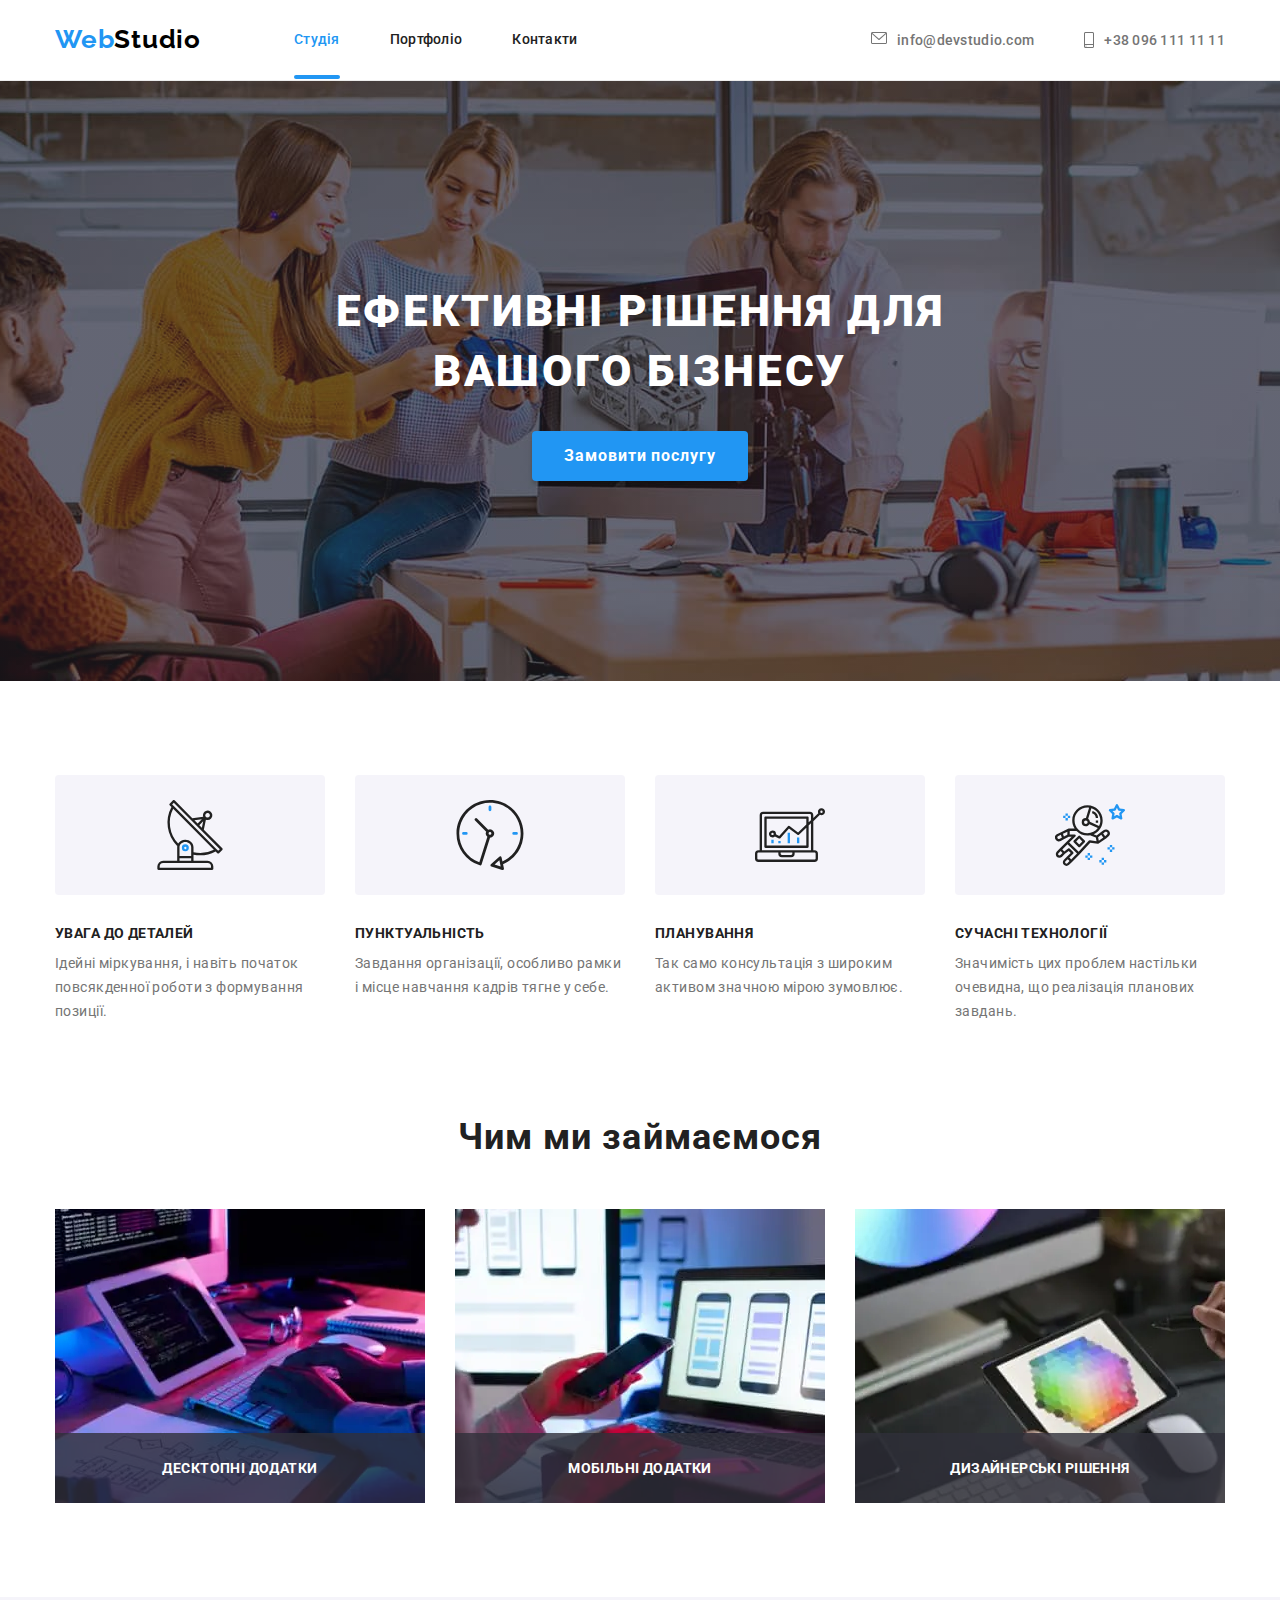
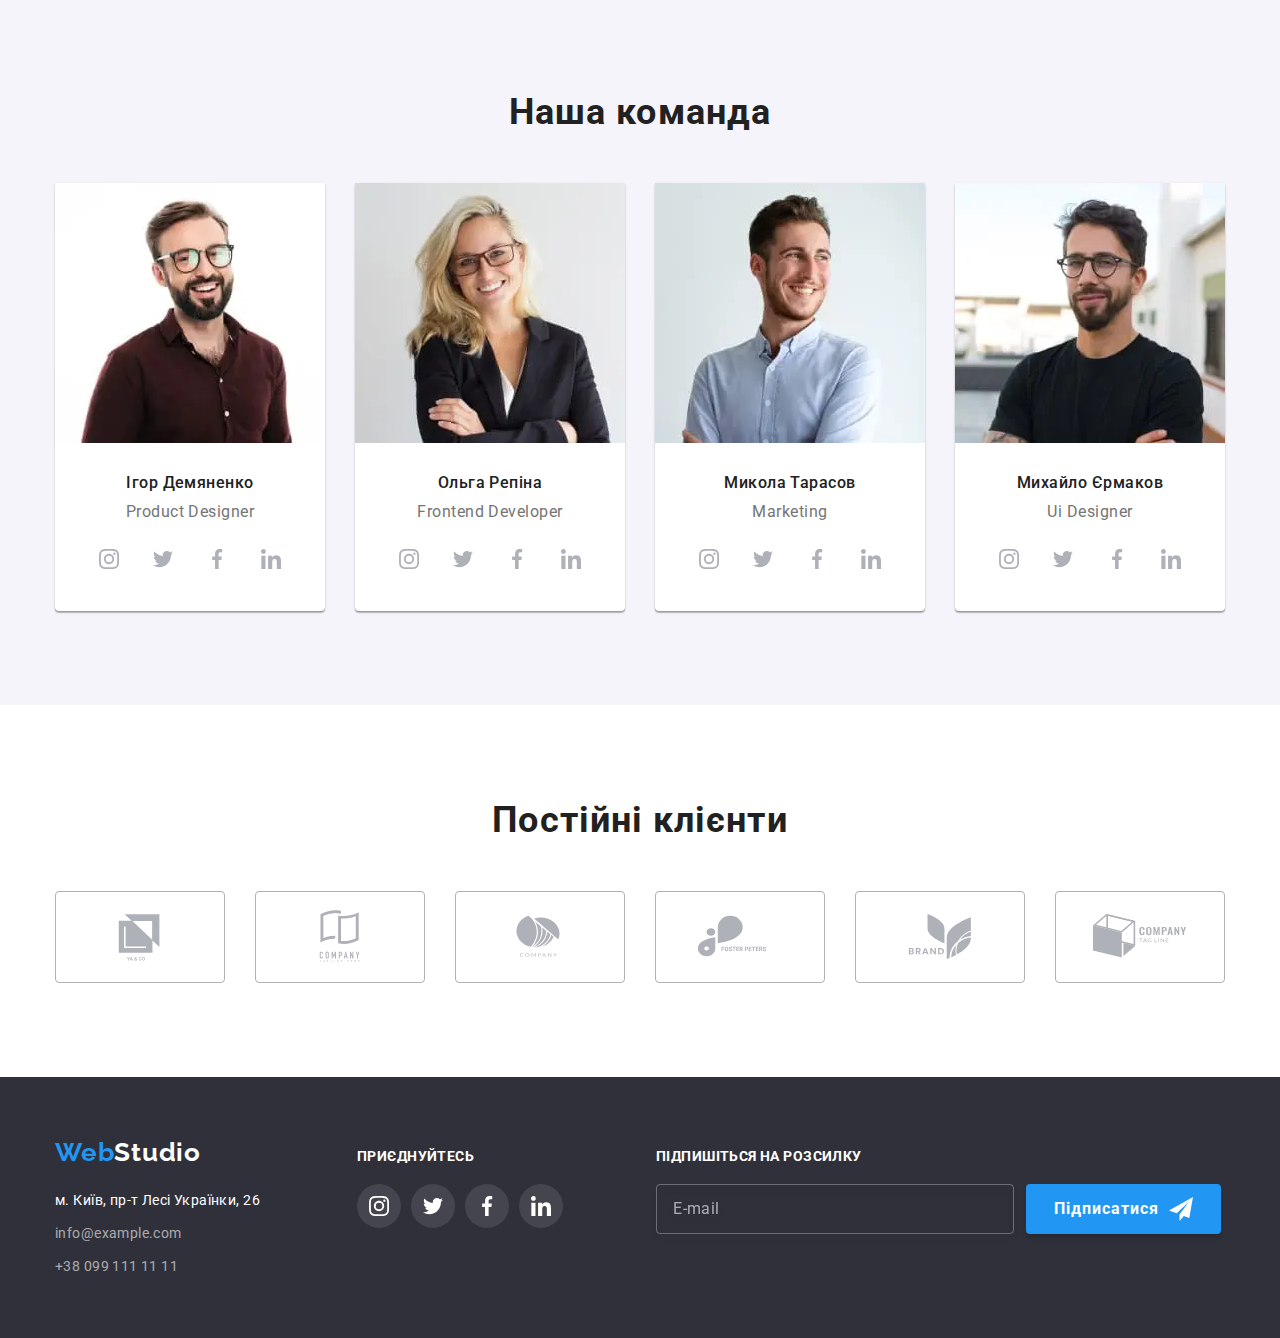
<file: index.html>
<!DOCTYPE html>
<html lang="uk">
  <head>
    <meta charset="UTF-8" />
    <meta http-equiv="X-UA-Compatible" content="IE=edge" />
    <meta name="viewport" content="width=device-width, initial-scale=1.0" />
    <title>WebStudio</title>
    <link rel="preconnect" href="https://fonts.googleapis.com" />
    <link rel="preconnect" href="https://fonts.gstatic.com" crossorigin />
    <link
      href="https://fonts.googleapis.com/css2?family=Raleway:wght@700&family=Roboto:wght@400;500;700;900&display=swap"
      rel="stylesheet"
    />
    <link
      rel="stylesheet"
      href="https://cdn.jsdelivr.net/npm/modern-normalize@1.1.0/modern-normalize.min.css"
    />
    <link rel="stylesheet" href="./css/main.min.css" />
  </head>
  <body>
    <header class="page-header">
      <div class="container page-header-container">
        <nav class="page-nav">
          <a class="logo page-header__logo" href="./index.html" lang="en"
            >Web<span class="logo__studio-header">Studio</span></a
          >
          <!-- посилання з адресом на головну сторінку сайту -->
          <ul class="menu list">
            <li class="menu__item">
              <a class="menu__link menu__link_current link" href="./index.html">Студія</a>
            </li>
            <li class="menu__item">
              <a class="menu__link link" href="./portfolio.html">Портфоліо</a>
            </li>
            <li class="menu__item">
              <a class="menu__link link" href="">Контакти</a>
            </li>
          </ul>
        </nav>
        <button type="button" class="mobile-menu-open" data-menu-open>
          <svg class="mobile-menu-open__icon" width="40" height="40">
            <use href="./images/icons.svg#icon-burger-menu-icon"></use>
          </svg>
        </button>
        <ul class="contact list">
          <li class="contact__item">
            <a class="contact__email link" href="mailto:info@devstudio.com" lang="en"
              ><svg
                class="contact__email-icon"
                width="16"
                height="12"
                xmlns="http://www.w3.org/2000/svg"
              >
                <path
                  d="M14.5 0h-13C.673 0 0 .673 0 1.5v9c0 .827.673 1.5 1.5 1.5h13c.827 0 1.5-.673 1.5-1.5v-9c0-.827-.673-1.5-1.5-1.5Zm0 1c.068 0 .133.014.192.039L8 6.839l-6.692-5.8A.498.498 0 0 1 1.5 1h13Zm0 10h-13a.5.5 0 0 1-.5-.5V2.095l6.672 5.783a.5.5 0 0 0 .656 0L15 2.095V10.5a.5.5 0 0 1-.5.5Z"
                /></svg
              >info@devstudio.com</a
            >
          </li>
          <li class="contact__item">
            <a class="contact__phone link" href="tel:+380961111111"
              ><svg
                class="contact__phone-icon"
                width="10"
                height="16"
                xmlns="http://www.w3.org/2000/svg"
              >
                <path
                  d="M8.5 0h-7C.673 0 0 .673 0 1.5v13c0 .827.673 1.5 1.5 1.5h7c.827 0 1.5-.673 1.5-1.5v-13C10 .673 9.327 0 8.5 0Zm-7 1h7a.5.5 0 0 1 .5.5V12H1V1.5a.5.5 0 0 1 .5-.5Zm7 14h-7a.5.5 0 0 1-.5-.5V13h8v1.5a.5.5 0 0 1-.5.5Z"
                />
                <path
                  d="M2.354 13.739a.445.445 0 0 1 0 .66.525.525 0 0 1-.708 0 .445.445 0 0 1 0-.66.525.525 0 0 1 .708 0Z"
                /></svg
              >+38 096 111 11 11</a
            >
          </li>
        </ul>
      </div>
      <div class="mobile-menu" data-menu>
        <div class="container mobile-menu__container">
          <button class="mobile-menu__close-btn" data-menu-close>
            <svg class="mobile-menu__close-icon" width="40" height="40">
              <use href="./images/icons.svg#icon-close-icon"></use>
            </svg>
          </button>
          <ul class="mobile-menu__list list">
            <li class="mobile-menu__item">
              <a class="mobile-menu__link mobile-menu__link_current link" href="./index.html"
                >Студія</a
              >
            </li>
            <li class="mobile-menu__item">
              <a class="mobile-menu__link link" href="./portfolio.html">Портфоліо</a>
            </li>
            <li class="mobile-menu__item">
              <a class="mobile-menu__link link" href="">Контакти</a>
            </li>
          </ul>
          <div class="mobile-menu-wrapper">
            <ul class="mobile-menu-contact list">
              <li class="mobile-menu-contact__item">
                <a
                  class="mobile-menu-contact__email link"
                  href="mailto:info@devstudio.com"
                  lang="en"
                  >info@devstudio.com</a
                >
              </li>
              <li class="mobile-menu-contact__item">
                <a class="mobile-menu-contact__phone link" href="tel:+380961111111"
                  >+38 096 111 11 11</a
                >
              </li>
            </ul>
            <ul class="mobile-menu-social-list list">
              <li class="mobile-menu-social-list__item">
                <a class="mobile-menu-social-list__link link" href="" lang="en">Instagram</a>
              </li>
              <li class="mobile-menu-social-list__item">
                <a class="mobile-menu-social-list__link link" href="" lang="en">Twitter</a>
              </li>
              <li class="mobile-menu-social-list__item">
                <a class="mobile-menu-social-list__link link" href="" lang="en">Facebook</a>
              </li>
              <li class="mobile-menu-social-list__item">
                <a class="mobile-menu-social-list__link link" href="" lang="en">LinkedIn</a>
              </li>
            </ul>
          </div>
        </div>
      </div>
    </header>
    <main class="main">
      <section class="main-section">
        <h1 class="main-section-title">Ефективні рішення для вашого бізнесу</h1>

        <button class="main-modal-btn" type="button" data-modal-open>Замовити послугу</button>
      </section>
      <section class="priorities-section section">
        <div class="container priorities-section-container">
          <h2 class="hidden">Наші пріорітети</h2>
          <ul class="priorities list">
            <li class="priorities-item icon-antenna">
              <h3 class="priorities-title">Увага до деталей</h3>
              <p class="priorities-description">
                Ідейні міркування, і навіть початок повсякденної роботи з формування позиції.
              </p>
            </li>
            <li class="priorities-item icon-clock">
              <h3 class="priorities-title">Пунктуальність</h3>
              <p class="priorities-description">
                Завдання організації, особливо рамки і місце навчання кадрів тягне у себе.
              </p>
            </li>
            <li class="priorities-item icon-diagram">
              <h3 class="priorities-title">Планування</h3>
              <p class="priorities-description">
                Так само консультація з широким активом значною мірою зумовлює.
              </p>
            </li>
            <li class="priorities-item icon-astronaut">
              <h3 class="priorities-title">Сучасні технології</h3>
              <p class="priorities-description">
                Значимість цих проблем настільки очевидна, що реалізація планових завдань.
              </p>
            </li>
          </ul>
        </div>
      </section>
      <section class="specialization-section">
        <div class="container specialization-section-container">
          <h2 class="specialization-title title">Чим ми займаємося</h2>
          <ul class="specialization list">
            <li class="specialization-item">
              <div class="specialization-wrapper">
                <picture>
                  <source
                    srcset="
                      ./images/desktop/services/desktop-app-370/desktop-app-370.webp    1x,
                      ./images/desktop/services/desktop-app-370/desktop-app-370@2x.webp 2x
                    "
                    media="(min-width: 1200px)"
                    type="image/webp"
                  />
                  <source
                    srcset="
                      ./images/desktop/services/desktop-app-370/desktop-app-370.jpg    1x,
                      ./images/desktop/services/desktop-app-370/desktop-app-370@2x.jpg 2x
                    "
                    media="(min-width: 1200px)"
                  />

                  <img
                    class="specialization-img"
                    src="./images/img_what_we_do/box1.jpg"
                    alt="програмування"
                    width="370"
                    height="294"
                  />
                </picture>
                <p class="specialization-name">ДЕСКТОПНІ ДОДАТКИ</p>
              </div>
            </li>
            <li class="specialization-item">
              <div class="specialization-wrapper">
                <picture>
                  <source
                    srcset="
                      ./images/desktop/services/mobile-app-370/mobile-app-370.webp    1x,
                      ./images/desktop/services/mobile-app-370/mobile-app-370@2x.webp 2x
                    "
                    media="(min-width: 1200px)"
                    type="image/webp"
                  />
                  <source
                    srcset="
                      ./images/desktop/services/mobile-app-370/mobile-app-370.jpg    1x,
                      ./images/desktop/services/mobile-app-370/mobile-app-370@2x.jpg 2x
                    "
                    media="(min-width: 1200px)"
                  />

                  <img
                    class="specialization-img"
                    src="./images/img_what_we_do/box2.jpg"
                    alt="мобільні додатки"
                    width="370"
                    height="294"
                  />
                </picture>
                <p class="specialization-name">МОБІЛЬНІ ДОДАТКИ</p>
              </div>
            </li>
            <li class="specialization-item">
              <div class="specialization-wrapper">
                <picture>
                  <source
                    srcset="
                      ./images/desktop/services/design-solutions-370/design-solutions-370.webp    1x,
                      ./images/desktop/services/design-solutions-370/design-solutions-370@2x.webp 2x
                    "
                    media="(min-width: 1200px)"
                    type="image/webp"
                  />
                  <source
                    srcset="
                      ./images/desktop/services/design-solutions-370/design-solutions-370.jpg    1x,
                      ./images/desktop/services/design-solutions-370/design-solutions-370@2x.jpg 2x
                    "
                    media="(min-width: 1200px)"
                  />
                  <img
                    class="specialization-img"
                    src="./images/img_what_we_do/box3.jpg"
                    alt="дизайн"
                    width="370"
                    height="294"
                  />
                </picture>
                <p class="specialization-name">ДИЗАЙНЕРСЬКІ РІШЕННЯ</p>
              </div>
            </li>
          </ul>
        </div>
      </section>
      <section class="team-section section">
        <div class="container team-section-container">
          <h2 class="team-title title">Наша команда</h2>
          <ul class="team list">
            <li class="team-item">
              <picture>
                <source
                  srcset="
                    ./images/desktop/team/igor-270/igor-270.webp    1x,
                    ./images/desktop/team/igor-270/igor-270@2x.webp 2x
                  "
                  media="(min-width: 1200px)"
                  type="image/webp"
                />
                <source
                  srcset="
                    ./images/desktop/team/igor-270/igor-270.jpg    1x,
                    ./images/desktop/team/igor-270/igor-270@2x.jpg 2x
                  "
                  media="(min-width: 1200px)"
                />

                <source
                  srcset="
                    ./images/tablet/team/igor-354/igor-354.webp    1x,
                    ./images/tablet/team/igor-354/igor-354@2x.webp 2x
                  "
                  media="(min-width: 768px)"
                  type="image/webp"
                />
                <source
                  srcset="
                    ./images/tablet/team/igor-354/igor-354.jpg    1x,
                    ./images/tablet/team/igor-354/igor-354@2x.jpg 2x
                  "
                  media="(min-width: 768px)"
                />

                <source
                  srcset="
                    ./images/mobile/team/igor-450/igor-450.webp    1x,
                    ./images/mobile/team/igor-450/igor-450@2x.webp 2x
                  "
                  media="(max-width: 767px)"
                  type="image/webp"
                />
                <source
                  srcset="
                    ./images/mobile/team/igor-450/igor-450.jpg    1x,
                    ./images/mobile/team/igor-450/igor-450@2x.jpg 2x
                  "
                  media="(max-width: 767px)"
                />

                <img
                  class="team-img"
                  src="./images/img_our_team/product_designer.jpg"
                  alt="Ігор Демяненко"
                />
              </picture>

              <div class="team-member-card-wraper">
                <h3 class="team-member">Ігор Демяненко</h3>
                <p class="team-member-proffesion" lang="en">Product Designer</p>
                <ul class="social-list list">
                  <li class="team-member-item">
                    <a href="" class="team-member-link">
                      <svg class="team-member-icon" width="20" height="20">
                        <use href="./images/icons.svg#icon-instagram-icon"></use>
                      </svg>
                    </a>
                  </li>
                  <li class="team-member-item">
                    <a href="" class="team-member-link">
                      <svg class="team-member-icon" width="20" height="20">
                        <use href="./images/icons.svg#icon-twitter-icon"></use>
                      </svg>
                    </a>
                  </li>
                  <li class="team-member-item">
                    <a href="" class="team-member-link">
                      <svg class="team-member-icon" width="20" height="20">
                        <use href="./images/icons.svg#icon-facebook-icon"></use>
                      </svg>
                    </a>
                  </li>
                  <li class="team-member-item">
                    <a href="" class="team-member-link">
                      <svg class="team-member-icon" width="20" height="20">
                        <use href="./images/icons.svg#icon-linkedin-icon"></use>
                      </svg>
                    </a>
                  </li>
                </ul>
              </div>
            </li>
            <li class="team-item">
              <picture>
                <source
                  srcset="
                    ./images/desktop/team/olga-270/olga-270.webp    1x,
                    ./images/desktop/team/olga-270/olga-270@2x.webp 2x
                  "
                  media="(min-width: 1200px)"
                  type="image/webp"
                />
                <source
                  srcset="
                    ./images/desktop/team/olga-270/olga-270.jpg    1x,
                    ./images/desktop/team/olga-270/olga-270@2x.jpg 2x
                  "
                  media="(min-width: 1200px)"
                />

                <source
                  srcset="
                    ./images/tablet/team/olga-354/olga-354.webp    1x,
                    ./images/tablet/team/olga-354/olga-354@2x.webp 2x
                  "
                  media="(min-width: 768px)"
                  type="image/webp"
                />
                <source
                  srcset="
                    ./images/tablet/team/olga-354/olga-354.jpg    1x,
                    ./images/tablet/team/olga-354/olga-354@2x.jpg 2x
                  "
                  media="(min-width: 768px)"
                />

                <source
                  srcset="
                    ./images/mobile/team/olga-450/olga-450.webp    1x,
                    ./images/mobile/team/olga-450/olga-450@2x.webp 2x
                  "
                  media="(max-width: 767px)"
                  type="image/webp"
                />
                <source
                  srcset="
                    ./images/mobile/team/olga-450/olga-450.jpg    1x,
                    ./images/mobile/team/olga-450/olga-450@2x.jpg 2x
                  "
                  media="(max-width: 767px)"
                />
                <img
                  class="team-img"
                  src="./images/img_our_team/frontend_developer.jpg"
                  alt="Ольга Репіна"
                />
              </picture>

              <div class="team-member-card-wraper">
                <h3 class="team-member">Ольга Репіна</h3>
                <p class="team-member-proffesion" lang="en">Frontend Developer</p>
                <ul class="social-list list">
                  <li class="team-member-item">
                    <a href="" class="team-member-link">
                      <svg class="team-member-icon" width="20" height="20">
                        <use href="./images/icons.svg#icon-instagram-icon"></use>
                      </svg>
                    </a>
                  </li>
                  <li class="team-member-item">
                    <a href="" class="team-member-link">
                      <svg class="team-member-icon" width="20" height="20">
                        <use href="./images/icons.svg#icon-twitter-icon"></use>
                      </svg>
                    </a>
                  </li>
                  <li class="team-member-item">
                    <a href="" class="team-member-link">
                      <svg class="team-member-icon" width="20" height="20">
                        <use href="./images/icons.svg#icon-facebook-icon"></use>
                      </svg>
                    </a>
                  </li>
                  <li class="team-member-item">
                    <a href="" class="team-member-link">
                      <svg class="team-member-icon" width="20" height="20">
                        <use href="./images/icons.svg#icon-linkedin-icon"></use>
                      </svg>
                    </a>
                  </li>
                </ul>
              </div>
            </li>
            <li class="team-item">
              <picture>
                <source
                  srcset="
                    ./images/desktop/team/nikolay-270/nikolay-270.webp    1x,
                    ./images/desktop/team/nikolay-270/nikolay-270@2x.webp 2x
                  "
                  media="(min-width: 1200px)"
                  type="image/webp"
                />
                <source
                  srcset="
                    ./images/desktop/team/nikolay-270/nikolay-270.jpg    1x,
                    ./images/desktop/team/nikolay-270/nikolay-270@2x.jpg 2x
                  "
                  media="(min-width: 1200px)"
                />

                <source
                  srcset="
                    ./images/tablet/team/nikolay-354/nikolay-354.webp    1x,
                    ./images/tablet/team/nikolay-354/nikolay-354@2x.webp 2x
                  "
                  media="(min-width: 768px)"
                  type="image/webp"
                />
                <source
                  srcset="
                    ./images/tablet/team/nikolay-354/nikolay-354.jpg    1x,
                    ./images/tablet/team/nikolay-354/nikolay-354@2x.jpg 2x
                  "
                  media="(min-width: 768px)"
                />

                <source
                  srcset="
                    ./images/mobile/team/nikolay-450/nikolay-450.webp    1x,
                    ./images/mobile/team/nikolay-450/nikolay-450@2x.webp 2x
                  "
                  media="(max-width: 767px)"
                  type="image/webp"
                />
                <source
                  srcset="
                    ./images/mobile/team/nikolay-450/nikolay-450.jpg    1x,
                    ./images/mobile/team/nikolay-450/nikolay-450@2x.jpg 2x
                  "
                  media="(max-width: 767px)"
                />
                <img
                  class="team-img"
                  src="./images/img_our_team/marketing.jpg"
                  alt="Микола Тарасов"
                />
              </picture>

              <div class="team-member-card-wraper">
                <h3 class="team-member">Микола Тарасов</h3>
                <p class="team-member-proffesion" lang="en">Marketing</p>
                <ul class="social-list list">
                  <li class="team-member-item">
                    <a href="" class="team-member-link">
                      <svg class="team-member-icon" width="20" height="20">
                        <use href="./images/icons.svg#icon-instagram-icon"></use>
                      </svg>
                    </a>
                  </li>
                  <li class="team-member-item">
                    <a href="" class="team-member-link">
                      <svg class="team-member-icon" width="20" height="20">
                        <use href="./images/icons.svg#icon-twitter-icon"></use>
                      </svg>
                    </a>
                  </li>
                  <li class="team-member-item">
                    <a href="" class="team-member-link">
                      <svg class="team-member-icon" width="20" height="20">
                        <use href="./images/icons.svg#icon-facebook-icon"></use>
                      </svg>
                    </a>
                  </li>
                  <li class="team-member-item">
                    <a href="" class="team-member-link">
                      <svg class="team-member-icon" width="20" height="20">
                        <use href="./images/icons.svg#icon-linkedin-icon"></use>
                      </svg>
                    </a>
                  </li>
                </ul>
              </div>
            </li>
            <li class="team-item">
              <picture>
                <source
                  srcset="
                    ./images/desktop/team/mykhail-270/mykhail-270.webp    1x,
                    ./images/desktop/team/mykhail-270/mykhail-270@2x.webp 2x
                  "
                  media="(min-width: 1200px)"
                  type="image/webp"
                />
                <source
                  srcset="
                    ./images/desktop/team/mykhail-270/mykhail-270.jpg    1x,
                    ./images/desktop/team/mykhail-270/mykhail-270@2x.jpg 2x
                  "
                  media="(min-width: 1200px)"
                />

                <source
                  srcset="
                    ./images/tablet/team/mykhail-354/mykhail-354.webp    1x,
                    ./images/tablet/team/mykhail-354/mykhail-354@2x.webp 2x
                  "
                  media="(min-width: 768px)"
                  type="image/webp"
                />
                <source
                  srcset="
                    ./images/tablet/team/mykhail-354/mykhail-354.jpg    1x,
                    ./images/tablet/team/mykhail-354/mykhail-354@2x.jpg 2x
                  "
                  media="(min-width: 768px)"
                />

                <source
                  srcset="
                    ./images/mobile/team/mykhail-450/mykhail-450.webp    1x,
                    ./images/mobile/team/mykhail-450/mykhail-450@2x.webp 2x
                  "
                  media="(max-width: 767px)"
                  type="image/webp"
                />
                <source
                  srcset="
                    ./images/mobile/team/mykhail-450/mykhail-450.jpg    1x,
                    ./images/mobile/team/mykhail-450/mykhail-450@2x.jpg 2x
                  "
                  media="(max-width: 767px)"
                />
                <img
                  class="team-img"
                  src="./images/img_our_team/ui_designer.jpg"
                  alt="Михайло Єрмаков"
                />
              </picture>

              <div class="team-member-card-wraper">
                <h3 class="team-member">Михайло Єрмаков</h3>
                <p class="team-member-proffesion" lang="en">Ui Designer</p>
                <ul class="social-list list">
                  <li class="team-member-item">
                    <a href="" class="team-member-link">
                      <svg class="team-member-icon" width="20" height="20">
                        <use href="./images/icons.svg#icon-instagram-icon"></use>
                      </svg>
                    </a>
                  </li>
                  <li class="team-member-item">
                    <a href="" class="team-member-link">
                      <svg class="team-member-icon" width="20" height="20">
                        <use href="./images/icons.svg#icon-twitter-icon"></use>
                      </svg>
                    </a>
                  </li>
                  <li class="team-member-item">
                    <a href="" class="team-member-link">
                      <svg class="team-member-icon" width="20" height="20">
                        <use href="./images/icons.svg#icon-facebook-icon"></use>
                      </svg>
                    </a>
                  </li>
                  <li class="team-member-item">
                    <a href="" class="team-member-link">
                      <svg class="team-member-icon" width="20" height="20">
                        <use href="./images/icons.svg#icon-linkedin-icon"></use>
                      </svg>
                    </a>
                  </li>
                </ul>
              </div>
            </li>
          </ul>
        </div>
      </section>
      <section class="customers-section section">
        <div class="container regular-customers-container">
          <h2 class="regular-customers-title title">Постійні клієнти</h2>
          <ul class="customers-list list">
            <li class="customers-item card-set__item_cols_6">
              <a href="" class="customers-link">
                <svg class="customers-icon" width="106" height="60">
                  <use href="./images/icons.svg#icon-client-1-icon"></use>
                </svg>
              </a>
            </li>
            <li class="customers-item card-set__item_cols_6">
              <a href="" class="customers-link">
                <svg class="customers-icon" width="106" height="60">
                  <use href="./images/icons.svg#icon-client-2-icon"></use>
                </svg>
              </a>
            </li>
            <li class="customers-item card-set__item_cols_6">
              <a href="" class="customers-link">
                <svg class="customers-icon" width="106" height="60">
                  <use href="./images/icons.svg#icon-client-3-icon"></use>
                </svg>
              </a>
            </li>
            <li class="customers-item card-set__item_cols_6">
              <a href="" class="customers-link">
                <svg class="customers-icon" width="106" height="60">
                  <use href="./images/icons.svg#icon-client-4-icon"></use>
                </svg>
              </a>
            </li>
            <li class="customers-item card-set__item_cols_6">
              <a href="" class="customers-link">
                <svg class="customers-icon" width="106" height="60">
                  <use href="./images/icons.svg#icon-client-5-icon"></use>
                </svg>
              </a>
            </li>
            <li class="customers-item card-set__item_cols_6">
              <a href="" class="customers-link">
                <svg class="customers-icon" width="106" height="60">
                  <use href="./images/icons.svg#icon-client-6-icon"></use>
                </svg>
              </a>
            </li>
          </ul>
        </div>
      </section>
    </main>
    <footer class="page-footer">
      <div class="container page-footer-container">
        <ul class="page-footer-container-list list">
          <li class="address-item">
            <a class="logo page-footer__logo" href="./index.html" lang="en"
              >Web<span class="logo__studio-footer">Studio</span></a
            >
            <address class="footer-contact">
              <ul class="footer-contact-list list">
                <li class="footer-contact-list__item">
                  <a
                    class="footer-contact-list__location link"
                    href="https://goo.gl/maps/Gz3WR8B7DHjWV7ey5"
                    target="_blank"
                    rel="noopener noreferrer"
                    >м. Київ, пр-т Лесі Українки, 26</a
                  >
                </li>
                <li class="footer-contact-list__item">
                  <a
                    class="footer-contact-list__email link"
                    href="mailto:info@example.com"
                    lang="en"
                    >info@example.com</a
                  >
                </li>
                <li class="footer-contact-list__item">
                  <a class="footer-contact-list__phone link" href="tel:+380991111111"
                    >+38 099 111 11 11</a
                  >
                </li>
              </ul>
            </address>
          </li>

          <li class="social-list-item">
            <h3 class="join">Приєднуйтесь</h3>
            <ul class="footer-social-list list">
              <li class="footer-social-list__item">
                <a href="" class="footer-social-list__link">
                  <svg class="footer-social-list__icon" width="20" height="20">
                    <use href="./images/icons.svg#icon-instagram-icon"></use>
                  </svg>
                </a>
              </li>
              <li>
                <a href="" class="footer-social-list__link">
                  <svg class="footer-social-list__icon" width="20" height="20">
                    <use href="./images/icons.svg#icon-twitter-icon"></use>
                  </svg>
                </a>
              </li>
              <li>
                <a href="" class="footer-social-list__link">
                  <svg class="footer-social-list__icon" width="20" height="20">
                    <use href="./images/icons.svg#icon-facebook-icon"></use>
                  </svg>
                </a>
              </li>
              <li>
                <a href="" class="footer-social-list__link">
                  <svg class="footer-social-list__icon" width="20" height="20">
                    <use href="./images/icons.svg#icon-linkedin-icon"></use>
                  </svg>
                </a>
              </li>
            </ul>
          </li>
          <li class="footer-form-list">
            <form class="footer-form">
              <p class="footer-form__name">Підпишіться на розсилку</p>
              <span class="footer-form__wrapper">
                <label class="footer-form__field">
                  <input
                    type="email"
                    name="user-email"
                    class="footer-form__input"
                    placeholder="E-mail"
                    required
                  />
                </label>
                <button type="submit" class="footer-form__submit">
                  Підписатися
                  <svg class="footer-form__icon" width="24" height="24">
                    <use href="./images/icons.svg#icon-send-footer-form-icon"></use>
                  </svg>
                </button>
              </span>
            </form>
          </li>
        </ul>
      </div>
    </footer>
    <div class="backdrop is-hidden" data-modal>
      <div class="modal">
        <button type="button" class="modal-close-btn" data-modal-close>
          <svg class="modal-close-btn-icon" width="18" height="18">
            <use href="./images/icons.svg#icon-close-icon"></use>
          </svg>
        </button>
        <form class="modal-form">
          <p class="modal-form-name">Залиште свої дані, ми вам передзвонимо</p>
          <label class="modal-form-field">
            <span class="modal-form-input-desc">Iм'я</span>
            <span class="modal-form-input-wrapper">
              <input
                type="text"
                name="user-name"
                class="modal-form-input"
                required
                minlength="2"
                pattern="[a-zA-Zа-яА-ЯіІїЇ]+"
              />
              <svg class="modal-form-input-icon" width="18" height="18">
                <use href="./images/icons.svg#icon-person-icon"></use>
              </svg>
            </span>
          </label>
          <label class="modal-form-field">
            <span class="modal-form-input-desc">Телефон</span>
            <span class="modal-form-input-wrapper">
              <input
                type="tel"
                name="user-phone"
                class="modal-form-input"
                required
                pattern="[0-9]{3}-[0-9]{3}-[0-9]{2}-[0-9]{2}"
                title="xxx-xxx-xx-xx"
              />
              <svg class="modal-form-input-icon" width="18" height="18">
                <use href="./images/icons.svg#icon-phone-form-icon"></use>
              </svg>
            </span>
          </label>
          <label class="modal-form-field">
            <span class="modal-form-input-desc">Пошта</span>
            <span class="modal-form-input-wrapper">
              <input type="email" name="user-email" class="modal-form-input" />
              <svg class="modal-form-input-icon" width="18" height="18">
                <use href="./images/icons.svg#icon-email-form-icon"></use>
              </svg>
            </span>
          </label>
          <label class="modal-form-field-user-msg">
            <span class="modal-form-input-desc">Коментар</span>
            <textarea
              name="user-message"
              class="modal-form-message"
              placeholder="Введіть текст"
            ></textarea>
          </label>
          <input
            id="user-policy"
            type="checkbox"
            name="user-policy"
            class="modal-form-check hidden"
          />
          <label for="user-policy" class="modal-form-check-desc"
            >Погоджуюся з розсилкою та приймаю&nbsp;
            <a class="terms-of-contract" href="">Умови договору</a></label
          >
          <button type="submit" class="modal-form-submit">Відправити</button>
        </form>
      </div>
    </div>
    <script src="./js/modal.js"></script>
    <script src="./js/mobile-menu.js"></script>
  </body>
</html>
</file>
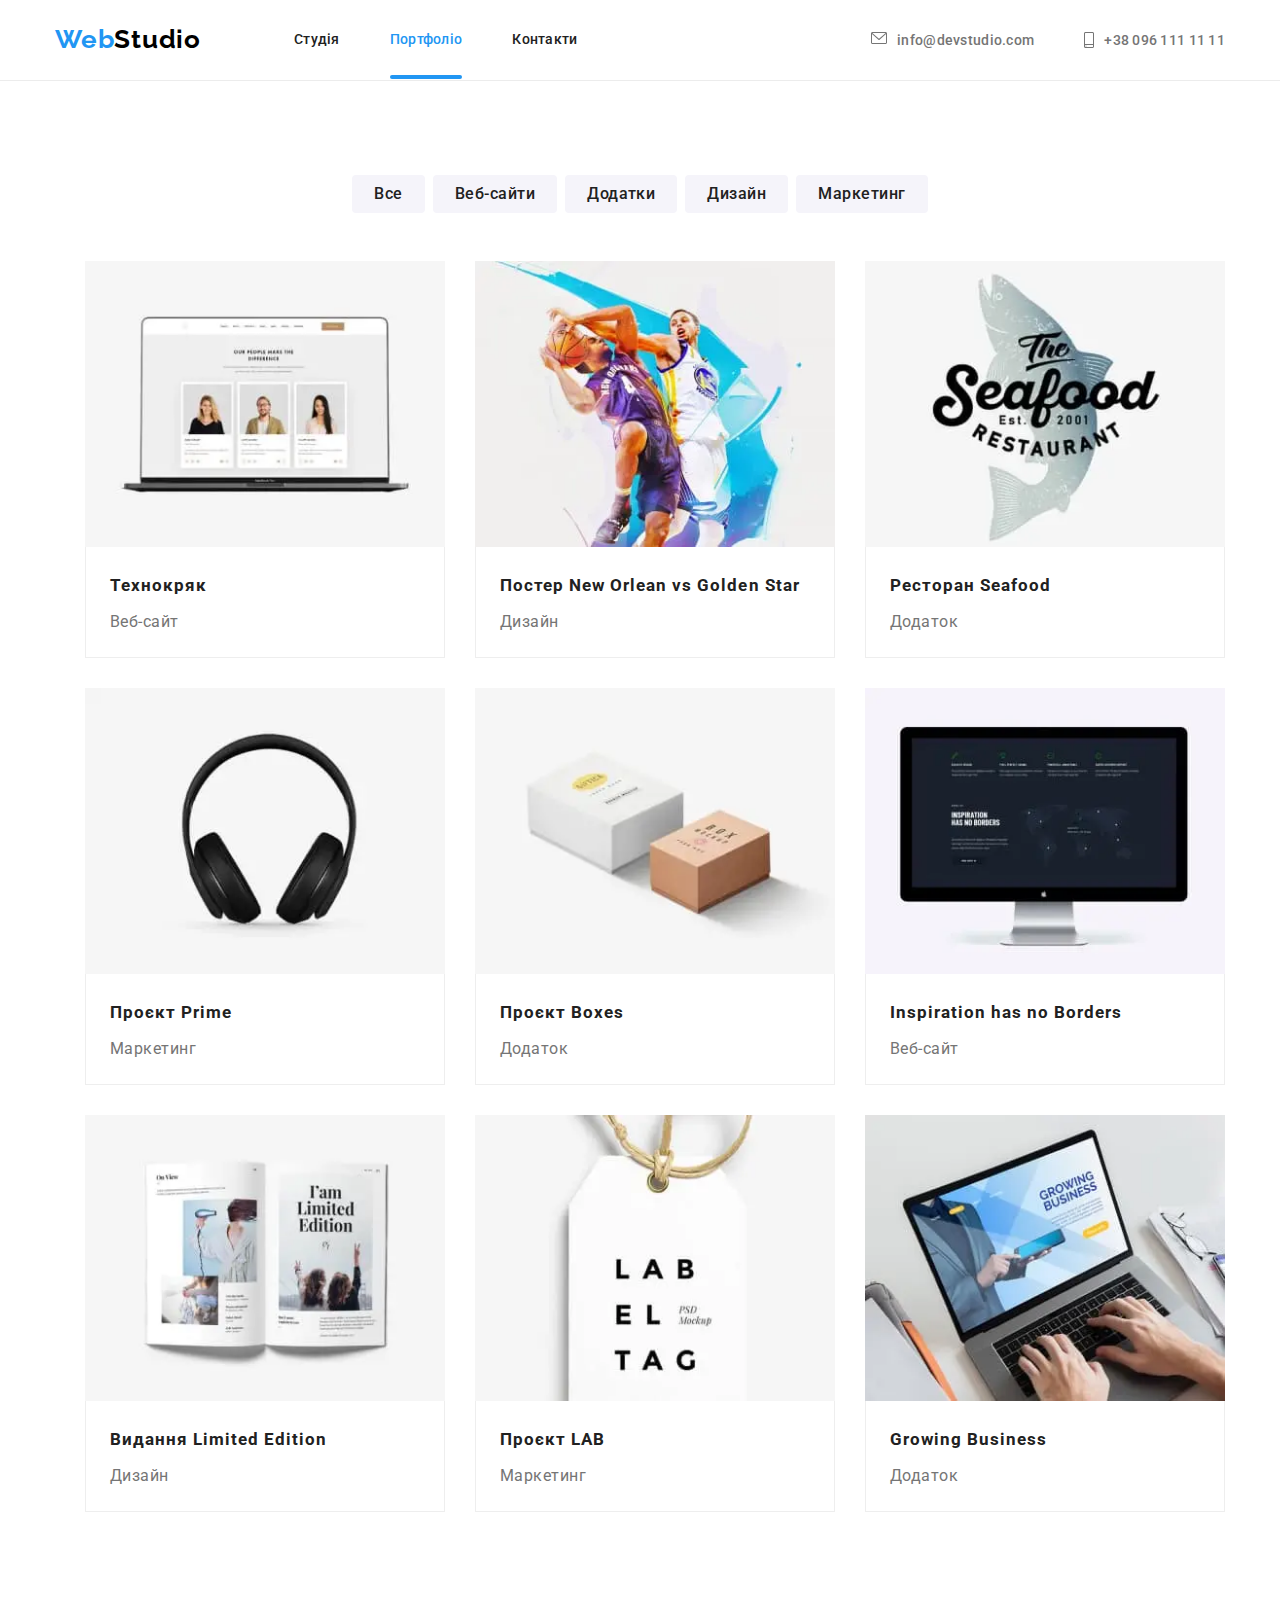
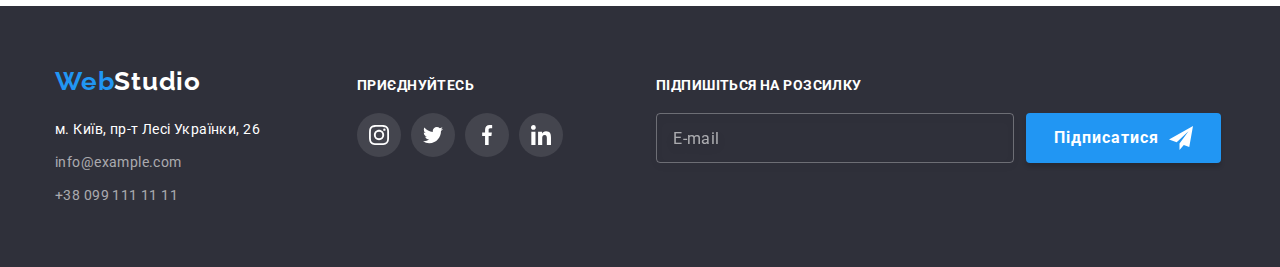
<file: portfolio.html>
<!DOCTYPE html>
<html lang="uk">
  <head>
    <meta charset="UTF-8" />
    <meta http-equiv="X-UA-Compatible" content="IE=edge" />
    <meta name="viewport" content="width=device-width, initial-scale=1.0" />
    <title>WebStudio</title>
    <link rel="preconnect" href="https://fonts.googleapis.com" />
    <link rel="preconnect" href="https://fonts.gstatic.com" crossorigin />
    <link
      href="https://fonts.googleapis.com/css2?family=Raleway:wght@700&family=Roboto:wght@400;500;700;900&display=swap"
      rel="stylesheet"
    />
    <link
      rel="stylesheet"
      href="https://cdn.jsdelivr.net/npm/modern-normalize@1.1.0/modern-normalize.min.css"
    />
    <link rel="stylesheet" href="./css/main.min.css" />
  </head>
  <body>
    <header class="page-header">
      <div class="container page-header-container">
        <nav class="page-nav">
          <a class="logo page-header__logo" href="./index.html" lang="en"
            >Web<span class="logo__studio-header">Studio</span></a
          >
          <!-- посилання з адресом на головну сторінку сайту -->
          <ul class="menu list">
            <li class="menu__item">
              <a class="menu__link link" href="./index.html">Студія</a>
            </li>
            <li class="menu__item">
              <a class="menu__link menu__link_current link" href="./portfolio.html">Портфоліо</a>
            </li>
            <li class="menu__item">
              <a class="menu__link link" href="">Контакти</a>
            </li>
          </ul>
        </nav>
        <button type="button" class="mobile-menu-open" data-menu-open>
          <svg class="mobile-menu-open__icon" width="40" height="40">
            <use href="./images/icons.svg#icon-burger-menu-icon"></use>
          </svg>
        </button>
        <ul class="contact list">
          <li class="contact__item">
            <a class="contact__email link" href="mailto:info@devstudio.com" lang="en"
              ><svg
                class="contact__email-icon"
                width="16"
                height="12"
                xmlns="http://www.w3.org/2000/svg"
              >
                <path
                  d="M14.5 0h-13C.673 0 0 .673 0 1.5v9c0 .827.673 1.5 1.5 1.5h13c.827 0 1.5-.673 1.5-1.5v-9c0-.827-.673-1.5-1.5-1.5Zm0 1c.068 0 .133.014.192.039L8 6.839l-6.692-5.8A.498.498 0 0 1 1.5 1h13Zm0 10h-13a.5.5 0 0 1-.5-.5V2.095l6.672 5.783a.5.5 0 0 0 .656 0L15 2.095V10.5a.5.5 0 0 1-.5.5Z"
                /></svg
              >info@devstudio.com</a
            >
          </li>
          <li class="contact__item">
            <a class="contact__phone link" href="tel:+380961111111"
              ><svg
                class="contact__phone-icon"
                width="10"
                height="16"
                xmlns="http://www.w3.org/2000/svg"
              >
                <path
                  d="M8.5 0h-7C.673 0 0 .673 0 1.5v13c0 .827.673 1.5 1.5 1.5h7c.827 0 1.5-.673 1.5-1.5v-13C10 .673 9.327 0 8.5 0Zm-7 1h7a.5.5 0 0 1 .5.5V12H1V1.5a.5.5 0 0 1 .5-.5Zm7 14h-7a.5.5 0 0 1-.5-.5V13h8v1.5a.5.5 0 0 1-.5.5Z"
                />
                <path
                  d="M2.354 13.739a.445.445 0 0 1 0 .66.525.525 0 0 1-.708 0 .445.445 0 0 1 0-.66.525.525 0 0 1 .708 0Z"
                /></svg
              >+38 096 111 11 11</a
            >
          </li>
        </ul>
      </div>
      <div class="mobile-menu" data-menu>
        <div class="container mobile-menu__container">
          <button class="mobile-menu__close-btn" data-menu-close>
            <svg class="mobile-menu__close-icon" width="40" height="40">
              <use href="./images/icons.svg#icon-close-icon"></use>
            </svg>
          </button>
          <ul class="mobile-menu__list list">
            <li class="mobile-menu__item">
              <a class="mobile-menu__link link" href="./index.html">Студія</a>
            </li>
            <li class="mobile-menu__item">
              <a class="mobile-menu__link mobile-menu__link_current link" href="./portfolio.html"
                >Портфоліо</a
              >
            </li>
            <li class="mobile-menu__item">
              <a class="mobile-menu__link link" href="">Контакти</a>
            </li>
          </ul>
          <div class="mobile-menu-wrapper">
            <ul class="mobile-menu-contact list">
              <li class="mobile-menu-contact__item">
                <a
                  class="mobile-menu-contact__email link"
                  href="mailto:info@devstudio.com"
                  lang="en"
                  >info@devstudio.com</a
                >
              </li>
              <li class="mobile-menu-contact__item">
                <a class="mobile-menu-contact__phone link" href="tel:+380961111111"
                  >+38 096 111 11 11</a
                >
              </li>
            </ul>
            <ul class="mobile-menu-social-list list">
              <li class="mobile-menu-social-list__item">
                <a class="mobile-menu-social-list__link link" href="" lang="en">Instagram</a>
              </li>
              <li class="mobile-menu-social-list__item">
                <a class="mobile-menu-social-list__link link" href="" lang="en">Twitter</a>
              </li>
              <li class="mobile-menu-social-list__item">
                <a class="mobile-menu-social-list__link link" href="" lang="en">Facebook</a>
              </li>
              <li class="mobile-menu-social-list__item">
                <a class="mobile-menu-social-list__link link" href="" lang="en">LinkedIn</a>
              </li>
            </ul>
          </div>
        </div>
      </div>
    </header>
    <main class="page-main">
      <section class="portfolio-filter">
        <div class="container modal-button-container">
          <h1 class="hidden">Приклади наших робіт</h1>
          <ul class="filter list">
            <li><button class="filter__modal-btn" type="button">Все</button></li>
            <li><button class="filter__modal-btn" type="button">Веб-сайти</button></li>
            <li><button class="filter__modal-btn" type="button">Додатки</button></li>
            <li><button class="filter__modal-btn" type="button">Дизайн</button></li>
            <li><button class="filter__modal-btn" type="button">Маркетинг</button></li>
          </ul>
        </div>
        <div class="container portfolio-projects-container">
          <ul class="portfolio-projects list">
            <li class="portfolio-projects__item">
              <a class="portfolio-projects__link link" href="">
                <div class="portfolio-projects__img-wrapper">
                  <picture>
                    <source
                      srcset="
                        ./images/desktop/portfolio-card-set/technokryak-370/technokryak-370.webp    1x,
                        ./images/desktop/portfolio-card-set/technokryak-370/technokryak-370@2x.webp 2x
                      "
                      media="(min-width: 1200px)"
                      type="image/webp"
                    />
                    <source
                      srcset="
                        ./images/desktop/portfolio-card-set/technokryak-370/technokryak-370.jpg    1x,
                        ./images/desktop/portfolio-card-set/technokryak-370/technokryak-370@2x.jpg 2x
                      "
                      media="(min-width: 1200px)"
                    />

                    <source
                      srcset="
                        ./images/tablet/portfolio-card-set/technokryak-354/technokryak-354.webp    1x,
                        ./images/tablet/portfolio-card-set/technokryak-354/technokryak-354@2x.webp 2x
                      "
                      media="(min-width: 768px)"
                      type="image/webp"
                    />
                    <source
                      srcset="
                        ./images/tablet/portfolio-card-set/technokryak-354/technokryak-354.jpg    1x,
                        ./images/tablet/portfolio-card-set/technokryak-354/technokryak-354@2x.jpg 2x
                      "
                      media="(min-width: 768px)"
                    />

                    <source
                      srcset="
                        ./images/mobile/portfolio-card-set/technocryak-450/technocryak-450.webp    1x,
                        ./images/mobile/portfolio-card-set/technocryak-450/technocryak-450@2x.webp 2x
                      "
                      media="(max-width: 767px)"
                      type="image/webp"
                    />
                    <source
                      srcset="
                        ./images/mobile/portfolio-card-set/technocryak-450/technocryak-450.jpg    1x,
                        ./images/mobile/portfolio-card-set/technocryak-450/technocryak-450@2x.jpg 2x
                      "
                      media="(max-width: 767px)"
                    />
                    <img
                      class="portfolio-projects__img"
                      src="./images/img-portfolio/img01-tehnocrack.jpg"
                      alt="Технокряк"
                    />
                  </picture>
                  <p class="portfolio-projects__overlay">
                    Ресурс пропонує комплексні пропозиції з різним рівнем функціоналу та сервісів.
                    Все це дозволить відвідувачу отримати вичерпні відомості про компанію чи
                    приватну особу.
                  </p>
                </div>
                <div class="portfolio-projects__card-wraper">
                  <h2 class="portfolio-projects__name">Технокряк</h2>
                  <p class="portfolio-projects__description">Веб-сайт</p>
                </div>
              </a>
            </li>
            <li class="portfolio-projects__item">
              <a class="portfolio-projects__link link" href="">
                <div class="portfolio-projects__img-wrapper">
                  <picture>
                    <source
                      srcset="
                        ./images/desktop/portfolio-card-set/poster-new-orlean-370/poster-new-orlean-370.webp    1x,
                        ./images/desktop/portfolio-card-set/poster-new-orlean-370/poster-new-orlean-370@2x.webp 2x
                      "
                      media="(min-width: 1200px)"
                      type="image/webp"
                    />
                    <source
                      srcset="
                        ./images/desktop/portfolio-card-set/poster-new-orlean-370/poster-new-orlean-370.jpg    1x,
                        ./images/desktop/portfolio-card-set/poster-new-orlean-370/poster-new-orlean-370@2x.jpg 2x
                      "
                      media="(min-width: 1200px)"
                    />
                    <source
                      srcset="
                        ./images/tablet/portfolio-card-set/poster-new-orlean-354/poster-new-orlean-354.webp    1x,
                        ./images/tablet/portfolio-card-set/poster-new-orlean-354/poster-new-orlean-354@2x.webp 2x
                      "
                      media="(min-width: 768px)"
                      type="image/webp"
                    />
                    <source
                      srcset="
                        ./images/tablet/portfolio-card-set/poster-new-orlean-354/poster-new-orlean-354.jpg    1x,
                        ./images/tablet/portfolio-card-set/poster-new-orlean-354/poster-new-orlean-354@2x.jpg 2x
                      "
                      media="(min-width: 768px)"
                    />

                    <source
                      srcset="
                        ./images/mobile/portfolio-card-set/poster-new-orlean-450/poster-new-orlean-450.webp    1x,
                        ./images/mobile/portfolio-card-set/poster-new-orlean-450/poster-new-orlean-450@2x.webp 2x
                      "
                      media="(max-width: 767px)"
                      type="image/webp"
                    />
                    <source
                      srcset="
                        ./images/mobile/portfolio-card-set/poster-new-orlean-450/poster-new-orlean-450.jpg    1x,
                        ./images/mobile/portfolio-card-set/poster-new-orlean-450/poster-new-orlean-450@2x.jpg 2x
                      "
                      media="(max-width: 767px)"
                    />
                    <img
                      class="portfolio-projects__img"
                      src="./images/img-portfolio/img02-poster.jpg"
                      alt="Постер"
                    />
                  </picture>
                  <p class="portfolio-projects__overlay">
                    Ресурс пропонує комплексні пропозиції з різним рівнем функціоналу та сервісів.
                    Все це дозволить відвідувачу отримати вичерпні відомості про компанію чи
                    приватну особу.
                  </p>
                </div>
                <div class="portfolio-projects__card-wraper">
                  <h2 class="portfolio-projects__name">
                    Постер <span lang="en">New Orlean vs Golden Star</span>
                  </h2>
                  <p class="portfolio-projects__description">Дизайн</p>
                </div>
              </a>
            </li>
            <li class="portfolio-projects__item">
              <a class="portfolio-projects__link link" href="">
                <div class="portfolio-projects__img-wrapper">
                  <picture>
                    <source
                      srcset="
                        ./images/desktop/portfolio-card-set/seafood-370/seafood-370.webp    1x,
                        ./images/desktop/portfolio-card-set/seafood-370/seafood-370@2x.webp 2x
                      "
                      media="(min-width: 1200px)"
                      type="image/webp"
                    />
                    <source
                      srcset="
                        ./images/desktop/portfolio-card-set/seafood-370/seafood-370.jpg    1x,
                        ./images/desktop/portfolio-card-set/seafood-370/seafood-370@2x.jpg 2x
                      "
                      media="(min-width: 1200px)"
                    />
                    <source
                      srcset="
                        ./images/tablet/portfolio-card-set/seafood-354/seafood-354.webp    1x,
                        ./images/tablet/portfolio-card-set/seafood-354/seafood-354@2x.webp 2x
                      "
                      media="(min-width: 768px)"
                      type="image/webp"
                    />
                    <source
                      srcset="
                        ./images/tablet/portfolio-card-set/seafood-354/seafood-354.jpg    1x,
                        ./images/tablet/portfolio-card-set/seafood-354/seafood-354@2x.jpg 2x
                      "
                      media="(min-width: 768px)"
                    />

                    <source
                      srcset="
                        ./images/mobile/portfolio-card-set/seafood-450/seafood-450.webp    1x,
                        ./images/mobile/portfolio-card-set/seafood-450/seafood-450@2x.webp 2x
                      "
                      media="(max-width: 767px)"
                      type="image/webp"
                    />
                    <source
                      srcset="
                        ./images/mobile/portfolio-card-set/seafood-450/seafood-450.jpg    1x,
                        ./images/mobile/portfolio-card-set/seafood-450/seafood-450@2x.jpg 2x
                      "
                      media="(max-width: 767px)"
                    />
                    <img
                      class="portfolio-projects__img"
                      src="./images/img-portfolio/img03-restaurant.jpg"
                      alt="Ресторан"
                    />
                  </picture>
                  <p class="portfolio-projects__overlay">
                    Ресурс пропонує комплексні пропозиції з різним рівнем функціоналу та сервісів.
                    Все це дозволить відвідувачу отримати вичерпні відомості про компанію чи
                    приватну особу.
                  </p>
                </div>
                <div class="portfolio-projects__card-wraper">
                  <h2 class="portfolio-projects__name">Ресторан <span lang="en">Seafood</span></h2>
                  <p class="portfolio-projects__description">Додаток</p>
                </div>
              </a>
            </li>
            <li class="portfolio-projects__item">
              <a class="portfolio-projects__link link" href="">
                <div class="portfolio-projects__img-wrapper">
                  <picture>
                    <source
                      srcset="
                        ./images/desktop/portfolio-card-set/prime-370/prime-370.webp    1x,
                        ./images/desktop/portfolio-card-set/prime-370/prime-370@2x.webp 2x
                      "
                      media="(min-width: 1200px)"
                      type="image/webp"
                    />
                    <source
                      srcset="
                        ./images/desktop/portfolio-card-set/prime-370/prime-370.jpg    1x,
                        ./images/desktop/portfolio-card-set/prime-370/prime-370@2x.jpg 2x
                      "
                      media="(min-width: 1200px)"
                    />
                    <source
                      srcset="
                        ./images/tablet/portfolio-card-set/prime-354/prime-354.webp    1x,
                        ./images/tablet/portfolio-card-set/prime-354/prime-354@2x.webp 2x
                      "
                      media="(min-width: 768px)"
                      type="image/webp"
                    />
                    <source
                      srcset="
                        ./images/tablet/portfolio-card-set/prime-354/prime-354.jpg    1x,
                        ./images/tablet/portfolio-card-set/prime-354/prime-354@2x.jpg 2x
                      "
                      media="(min-width: 768px)"
                    />

                    <source
                      srcset="
                        ./images/mobile/portfolio-card-set/prime-450/prime-450.webp    1x,
                        ./images/mobile/portfolio-card-set/prime-450/prime-450@2x.webp 2x
                      "
                      media="(max-width: 767px)"
                      type="image/webp"
                    />
                    <source
                      srcset="
                        ./images/mobile/portfolio-card-set/prime-450/prime-450.jpg    1x,
                        ./images/mobile/portfolio-card-set/prime-450/prime-450@2x.jpg 2x
                      "
                      media="(max-width: 767px)"
                    />
                    <img
                      class="portfolio-projects__img"
                      src="./images/img-portfolio/img04-project.jpg"
                      alt="Проєкт"
                    />
                  </picture>
                  <p class="portfolio-projects__overlay">
                    Ресурс пропонує комплексні пропозиції з різним рівнем функціоналу та сервісів.
                    Все це дозволить відвідувачу отримати вичерпні відомості про компанію чи
                    приватну особу.
                  </p>
                </div>
                <div class="portfolio-projects__card-wraper">
                  <h2 class="portfolio-projects__name">
                    Проєкт
                    <span lang="en">Prime</span>
                  </h2>
                  <p class="portfolio-projects__description">Маркетинг</p>
                </div>
              </a>
            </li>
            <li class="portfolio-projects__item">
              <a class="portfolio-projects__link link" href="">
                <div class="portfolio-projects__img-wrapper">
                  <picture>
                    <source
                      srcset="
                        ./images/desktop/portfolio-card-set/boxes-370/boxes-370.webp    1x,
                        ./images/desktop/portfolio-card-set/boxes-370/boxes-370@2x.webp 2x
                      "
                      media="(min-width: 1200px)"
                      type="image/webp"
                    />
                    <source
                      srcset="
                        ./images/desktop/portfolio-card-set/boxes-370/boxes-370.jpg    1x,
                        ./images/desktop/portfolio-card-set/boxes-370/boxes-370@2x.jpg 2x
                      "
                      media="(min-width: 1200px)"
                    />
                    <source
                      srcset="
                        ./images/tablet/portfolio-card-set/boxes-354/boxes-354.webp    1x,
                        ./images/tablet/portfolio-card-set/boxes-354/boxes-354@2x.webp 2x
                      "
                      media="(min-width: 768px)"
                      type="image/webp"
                    />
                    <source
                      srcset="
                        ./images/tablet/portfolio-card-set/boxes-354/boxes-354.jpg    1x,
                        ./images/tablet/portfolio-card-set/boxes-354/boxes-354@2x.jpg 2x
                      "
                      media="(min-width: 768px)"
                    />

                    <source
                      srcset="
                        ./images/mobile/portfolio-card-set/boxes-450/boxes-450.webp    1x,
                        ./images/mobile/portfolio-card-set/boxes-450/boxes-450@2x.webp 2x
                      "
                      media="(max-width: 767px)"
                      type="image/webp"
                    />
                    <source
                      srcset="
                        ./images/mobile/portfolio-card-set/boxes-450/boxes-450.jpg    1x,
                        ./images/mobile/portfolio-card-set/boxes-450/boxes-450@2x.jpg 2x
                      "
                      media="(max-width: 767px)"
                    />
                    <img
                      class="portfolio-projects__img"
                      src="./images/img-portfolio/img05-project.jpg"
                      alt="Проєкт"
                    />
                  </picture>
                  <p class="portfolio-projects__overlay">
                    Ресурс пропонує комплексні пропозиції з різним рівнем функціоналу та сервісів.
                    Все це дозволить відвідувачу отримати вичерпні відомості про компанію чи
                    приватну особу.
                  </p>
                </div>
                <div class="portfolio-projects__card-wraper">
                  <h2 class="portfolio-projects__name">Проєкт <span lang="en">Boxes</span></h2>
                  <p class="portfolio-projects__description">Додаток</p>
                </div>
              </a>
            </li>

            <li class="portfolio-projects__item">
              <a class="portfolio-projects__link link" href="">
                <div class="portfolio-projects__img-wrapper">
                  <picture>
                    <source
                      srcset="
                        ./images/desktop/portfolio-card-set/inspiration-370/inspiration-370.webp    1x,
                        ./images/desktop/portfolio-card-set/inspiration-370/inspiration-370@2x.webp 2x
                      "
                      media="(min-width: 1200px)"
                      type="image/webp"
                    />
                    <source
                      srcset="
                        ./images/desktop/portfolio-card-set/inspiration-370/inspiration-370.jpg    1x,
                        ./images/desktop/portfolio-card-set/inspiration-370/inspiration-370@2x.jpg 2x
                      "
                      media="(min-width: 1200px)"
                    />
                    <source
                      srcset="
                        ./images/tablet/portfolio-card-set/inspiration-354/inspiration-354.webp    1x,
                        ./images/tablet/portfolio-card-set/inspiration-354/inspiration-354@2x.webp 2x
                      "
                      media="(min-width: 768px)"
                      type="image/webp"
                    />
                    <source
                      srcset="
                        ./images/tablet/portfolio-card-set/inspiration-354/inspiration-354.jpg    1x,
                        ./images/tablet/portfolio-card-set/inspiration-354/inspiration-354@2x.jpg 2x
                      "
                      media="(min-width: 768px)"
                    />

                    <source
                      srcset="
                        ./images/mobile/portfolio-card-set/inspiration-450/inspiration-450.webp    1x,
                        ./images/mobile/portfolio-card-set/inspiration-450/inspiration-450@2x.webp 2x
                      "
                      media="(max-width: 767px)"
                      type="image/webp"
                    />
                    <source
                      srcset="
                        ./images/mobile/portfolio-card-set/inspiration-450/inspiration-450.jpg    1x,
                        ./images/mobile/portfolio-card-set/inspiration-450/inspiration-450@2x.jpg 2x
                      "
                      media="(max-width: 767px)"
                    />
                    <img
                      class="portfolio-projects__img"
                      src="./images/img-portfolio/img06-website.jpg"
                      alt="Веб-сайт"
                    />
                  </picture>
                  <p class="portfolio-projects__overlay">
                    Ресурс пропонує комплексні пропозиції з різним рівнем функціоналу та сервісів.
                    Все це дозволить відвідувачу отримати вичерпні відомості про компанію чи
                    приватну особу.
                  </p>
                </div>
                <div class="portfolio-projects__card-wraper">
                  <h2 class="portfolio-projects__name" lang="en">Inspiration has no Borders</h2>
                  <p class="portfolio-projects__description">Веб-сайт</p>
                </div>
              </a>
            </li>
            <li class="portfolio-projects__item">
              <a class="portfolio-projects__link link" href="">
                <div class="portfolio-projects__img-wrapper">
                  <picture>
                    <source
                      srcset="
                        ./images/desktop/portfolio-card-set/limited-edition-370/limited-edition-370.webp    1x,
                        ./images/desktop/portfolio-card-set/limited-edition-370/limited-edition-370@2x.webp 2x
                      "
                      media="(min-width: 1200px)"
                      type="image/webp"
                    />
                    <source
                      srcset="
                        ./images/desktop/portfolio-card-set/limited-edition-370/limited-edition-370.jpg    1x,
                        ./images/desktop/portfolio-card-set/limited-edition-370/limited-edition-370@2x.jpg 2x
                      "
                      media="(min-width: 1200px)"
                    />
                    <source
                      srcset="
                        ./images/tablet/portfolio-card-set/limited-edition-354/limited-edition-354.webp    1x,
                        ./images/tablet/portfolio-card-set/limited-edition-354/limited-edition-354@2x.webp 2x
                      "
                      media="(min-width: 768px)"
                      type="image/webp"
                    />
                    <source
                      srcset="
                        ./images/tablet/portfolio-card-set/limited-edition-354/limited-edition-354.jpg    1x,
                        ./images/tablet/portfolio-card-set/limited-edition-354/limited-edition-354@2x.jpg 2x
                      "
                      media="(min-width: 768px)"
                    />

                    <source
                      srcset="
                        ./images/mobile/portfolio-card-set/limited-edition-450/limited-edition-450.webp    1x,
                        ./images/mobile/portfolio-card-set/limited-edition-450/limited-edition-450@2x.webp 2x
                      "
                      media="(max-width: 767px)"
                      type="image/webp"
                    />
                    <source
                      srcset="
                        ./images/mobile/portfolio-card-set/limited-edition-450/limited-edition-450.jpg    1x,
                        ./images/mobile/portfolio-card-set/limited-edition-450/limited-edition-450@2x.jpg 2x
                      "
                      media="(max-width: 767px)"
                    />
                    <img
                      class="portfolio-projects__img"
                      src="./images/img-portfolio/img07-publish.jpg"
                      alt="Видання"
                    />
                  </picture>
                  <p class="portfolio-projects__overlay">
                    Ресурс пропонує комплексні пропозиції з різним рівнем функціоналу та сервісів.
                    Все це дозволить відвідувачу отримати вичерпні відомості про компанію чи
                    приватну особу.
                  </p>
                </div>
                <div class="portfolio-projects__card-wraper">
                  <h2 class="portfolio-projects__name">
                    Видання <span lang="en">Limited Edition</span>
                  </h2>
                  <p class="portfolio-projects__description">Дизайн</p>
                </div>
              </a>
            </li>
            <li class="portfolio-projects__item">
              <a class="portfolio-projects__link link" href="">
                <div class="portfolio-projects__img-wrapper">
                  <picture>
                    <source
                      srcset="
                        ./images/desktop/portfolio-card-set/lab-370/lab-370.webp    1x,
                        ./images/desktop/portfolio-card-set/lab-370/lab-370@2x.webp 2x
                      "
                      media="(min-width: 1200px)"
                      type="image/webp"
                    />
                    <source
                      srcset="
                        ./images/desktop/portfolio-card-set/lab-370/lab-370.jpg    1x,
                        ./images/desktop/portfolio-card-set/lab-370/lab-370@2x.jpg 2x
                      "
                      media="(min-width: 1200px)"
                    />
                    <source
                      srcset="
                        ./images/tablet/portfolio-card-set/lab-354/lab-354.webp    1x,
                        ./images/tablet/portfolio-card-set/lab-354/lab-354@2x.webp 2x
                      "
                      media="(min-width: 768px)"
                      type="image/webp"
                    />
                    <source
                      srcset="
                        ./images/tablet/portfolio-card-set/lab-354/lab-354.jpg    1x,
                        ./images/tablet/portfolio-card-set/lab-354/lab-354@2x.jpg 2x
                      "
                      media="(min-width: 768px)"
                    />

                    <source
                      srcset="
                        ./images/mobile/portfolio-card-set/lab-450/lab-450.webp    1x,
                        ./images/mobile/portfolio-card-set/lab-450/lab-450@2x.webp 2x
                      "
                      media="(max-width: 767px)"
                      type="image/webp"
                    />
                    <source
                      srcset="
                        ./images/mobile/portfolio-card-set/lab-450/lab-450.jpg    1x,
                        ./images/mobile/portfolio-card-set/lab-450/lab-450@2x.jpg 2x
                      "
                      media="(max-width: 767px)"
                    />
                    <img
                      class="portfolio-projects__img"
                      src="./images/img-portfolio/img08-project.jpg"
                      alt="Проєкт"
                    />
                  </picture>
                  <p class="portfolio-projects__overlay">
                    Ресурс пропонує комплексні пропозиції з різним рівнем функціоналу та сервісів.
                    Все це дозволить відвідувачу отримати вичерпні відомості про компанію чи
                    приватну особу.
                  </p>
                </div>
                <div class="portfolio-projects__card-wraper">
                  <h2 class="portfolio-projects__name">Проєкт <span lang="en">LAB</span></h2>
                  <p class="portfolio-projects__description">Маркетинг</p>
                </div>
              </a>
            </li>
            <li class="portfolio-projects__item">
              <a class="portfolio-projects__link link" href="">
                <div class="portfolio-projects__img-wrapper">
                  <picture>
                    <source
                      srcset="
                        ./images/desktop/portfolio-card-set/growing-business-370/growing-business-370.webp    1x,
                        ./images/desktop/portfolio-card-set/growing-business-370/growing-business-370@2x.webp 2x
                      "
                      media="(min-width: 1200px)"
                      type="image/webp"
                    />
                    <source
                      srcset="
                        ./images/desktop/portfolio-card-set/growing-business-370/growing-business-370.jpg    1x,
                        ./images/desktop/portfolio-card-set/growing-business-370/growing-business-370@2x.jpg 2x
                      "
                      media="(min-width: 1200px)"
                    />
                    <source
                      srcset="
                        ./images/tablet/portfolio-card-set/growing-business-354/growing-business-354.webp    1x,
                        ./images/tablet/portfolio-card-set/growing-business-354/growing-business-354@2x.webp 2x
                      "
                      media="(min-width: 768px)"
                      type="image/webp"
                    />
                    <source
                      srcset="
                        ./images/tablet/portfolio-card-set/growing-business-354/growing-business-354.jpg    1x,
                        ./images/tablet/portfolio-card-set/growing-business-354/growing-business-354@2x.jpg 2x
                      "
                      media="(min-width: 768px)"
                    />

                    <source
                      srcset="
                        ./images/mobile/portfolio-card-set/growing-business-450/growing-business-450.webp    1x,
                        ./images/mobile/portfolio-card-set/growing-business-450/growing-business-450@2x.webp 2x
                      "
                      media="(max-width: 767px)"
                      type="image/webp"
                    />
                    <source
                      srcset="
                        ./images/mobile/portfolio-card-set/growing-business-450/growing-business-450.jpg    1x,
                        ./images/mobile/portfolio-card-set/growing-business-450/growing-business-450@2x.jpg 2x
                      "
                      media="(max-width: 767px)"
                    />
                    <img
                      class="portfolio-projects__img"
                      src="./images/img-portfolio/img09-application.jpg"
                      alt="Додаток"
                    />
                  </picture>
                  <p class="portfolio-projects__overlay">
                    Ресурс пропонує комплексні пропозиції з різним рівнем функціоналу та сервісів.
                    Все це дозволить відвідувачу отримати вичерпні відомості про компанію чи
                    приватну особу.
                  </p>
                </div>
                <div class="portfolio-projects__card-wraper">
                  <h2 class="portfolio-projects__name" lang="en">Growing Business</h2>
                  <p class="portfolio-projects__description">Додаток</p>
                </div>
              </a>
            </li>
          </ul>
        </div>
      </section>
    </main>
    <footer class="page-footer">
      <div class="container">
        <ul class="page-footer-container-list list">
          <li class="address-item">
            <a class="logo page-footer__logo" href="./index.html" lang="en"
              >Web<span class="logo__studio-footer">Studio</span></a
            >
            <address class="footer-contact">
              <ul class="footer-contact-list list">
                <li class="footer-contact-list__item">
                  <a
                    class="footer-contact-list__location link"
                    href="https://goo.gl/maps/Gz3WR8B7DHjWV7ey5"
                    target="_blank"
                    rel="noopener noreferrer"
                    >м. Київ, пр-т Лесі Українки, 26</a
                  >
                </li>
                <li class="footer-contact-list__item">
                  <a
                    class="footer-contact-list__email link"
                    href="mailto:info@example.com"
                    lang="en"
                    >info@example.com</a
                  >
                </li>
                <li class="footer-contact-list__item">
                  <a class="footer-contact-list__phone link" href="tel:+380991111111"
                    >+38 099 111 11 11</a
                  >
                </li>
              </ul>
            </address>
          </li>
          <!-- атрибут адреса для наших контактів -->
          <li class="social-list-item">
            <h3 class="join">Приєднуйтесь</h3>
            <ul class="footer-social-list list">
              <li class="footer-social-list__item">
                <a href="" class="footer-social-list__link">
                  <svg class="footer-social-list__icon" width="20" height="20">
                    <use href="./images/icons.svg#icon-instagram-icon"></use>
                  </svg>
                </a>
              </li>
              <li>
                <a href="" class="footer-social-list__link">
                  <svg class="footer-social-list__icon" width="20" height="20">
                    <use href="./images/icons.svg#icon-twitter-icon"></use>
                  </svg>
                </a>
              </li>
              <li>
                <a href="" class="footer-social-list__link">
                  <svg class="footer-social-list__icon" width="20" height="20">
                    <use href="./images/icons.svg#icon-facebook-icon"></use>
                  </svg>
                </a>
              </li>
              <li>
                <a href="" class="footer-social-list__link">
                  <svg class="footer-social-list__icon" width="20" height="20">
                    <use href="./images/icons.svg#icon-linkedin-icon"></use>
                  </svg>
                </a>
              </li>
            </ul>
          </li>
          <li class="footer-form-list">
            <form class="footer-form">
              <p class="footer-form__name">Підпишіться на розсилку</p>
              <span class="footer-form__wrapper">
                <label class="footer-form__field">
                  <input
                    type="email"
                    name="user-email"
                    class="footer-form__input"
                    placeholder="E-mail"
                    required
                  />
                </label>
                <button type="submit" class="footer-form__submit">
                  Підписатися
                  <svg class="footer-form__icon" width="24" height="24">
                    <use href="./images/icons.svg#icon-send-footer-form-icon"></use>
                  </svg>
                </button>
              </span>
            </form>
          </li>
        </ul>
      </div>
    </footer>
    <script src="./js/mobile-menu.js"></script>
  </body>
</html>
</file>
<file: css/main.min.css>
:root{--primary-font: "Roboto", sans-serif;--secondary-font: "Raleway", sans-serif;--primary-text-color-theme-dark: #ffffff;--primary-text-color-theme-light: #212121;--secondary-text-color-theme-light: #757575;--accent-color: #2196f3;--dark-bg-color: #2f303a;--footer-text-color: rgba(255, 255, 255, 0.6);--logo-text-color-light: #000000;--btn-bg-color: #f5f4fa;--primary-bg-color: #e5e5e5;--border-color: #ececec;--modal-form-border-color: 1px solid rgba(33, 33, 33, 0.2);--portfolio-border-color: #eeeeee;--box-shadow-main-md-bt-color: rgba(0, 0, 0, 0.15);--transition-dur-and-func: 250ms cubic-bezier(0.4, 0, 0.2, 1);--card-gap: 30px}.hidden{position:absolute;width:1px;height:1px;margin:-1px;border:0;padding:0;white-space:nowrap;clip-path:inset(100%);clip:rect(0 0 0 0);overflow:hidden}.team-member-link,.modal-close-btn{display:flex;justify-content:center;align-items:center}h1,h2,h3,p{margin-top:0;margin-bottom:0}ul,ol{margin-top:0;margin-bottom:0;padding-left:0}img{display:block;max-width:100%}button{cursor:pointer}.list{list-style:none;margin-right:0;padding-left:0}.link{text-decoration:none}body{font-family:var(--primary-font)}.section{padding-top:60px;padding-bottom:60px}@media screen and (min-width: 1200px){.section{padding-top:94px;padding-bottom:94px}}.container{padding-left:15px;padding-right:15px}@media screen and (min-width: 480px){.container{width:480px;margin-left:auto;margin-right:auto}}@media screen and (min-width: 768px){.container{width:768px}}@media screen and (min-width: 1200px){.container{width:1200px}}.logo{color:var(--accent-color);text-decoration:none;font-family:var(--secondary-font);font-size:24px;font-weight:700;line-height:1.1666666667;letter-spacing:.03em}.logo__studio-header{color:var(--logo-text-color-light);font-size:26px;font-weight:700;line-height:1.1923076923;letter-spacing:.03em}@media screen and (min-width: 768px){.page-header__logo{margin-right:88px}}@media screen and (min-width: 1200px){.logo{font-size:26px;font-weight:700;line-height:1.1923076923}.page-header__logo{margin-right:93px}}.title{margin-bottom:50px}@media screen and (max-width: 1199px){.title{margin-bottom:30px}}@media screen and (max-width: 767px){.mobile-menu{position:fixed;width:100vw;height:100vh;z-index:1000;top:0;left:0;background:#fff;box-shadow:0 0 0 100vmax rgba(0,0,0,.5);opacity:0;visibility:hidden;pointer-events:none;transition:opacity var(--transition-dur-and-func),visibility var(--transition-dur-and-func)}.mobile-menu.is-open{opacity:1;visibility:visible;pointer-events:auto}.mobile-menu__container{height:100vh;width:100vw;display:flex;flex-direction:column;justify-content:space-between;position:relative;padding-left:25px;padding-top:48px;padding-bottom:48px}.mobile-menu__close-btn{position:absolute;top:10px;right:15px;background-color:rgba(0,0,0,0);border:none;padding:0;line-height:0;transition:fill var(--transition-dur-and-func)}.mobile-menu__close-btn:hover,.mobile-menu__close-btn:focus{fill:var(--accent-color)}.mobile-menu__link{font-size:40px;font-weight:500;line-height:1.175;text-align:center;letter-spacing:.02em;color:var(--primary-text-color-theme-light);transition:color var(--transition-dur-and-func),background-color var(--transition-dur-and-func);position:relative}.mobile-menu__link:hover,.mobile-menu__link:focus{background-color:var(--primary-text-color-theme-dark);color:var(--accent-color)}.mobile-menu__link_current{color:var(--accent-color)}.mobile-menu-wrapper{display:flex;flex-direction:column}.mobile-menu__item:not(:last-child){margin-bottom:32px}.mobile-menu__list .mobile-menu__link.mobile-menu__link_current{color:var(--accent-color)}.mobile-menu__list .mobile-menu__link.mobile-menu__link_current::after{position:absolute;bottom:0;display:block;content:"";width:100%;height:4px;border-radius:2px;background-color:var(--accent-color)}.mobile-menu-contact__item:not(:last-child){margin-bottom:32px}.mobile-menu-contact{margin-bottom:64px}.mobile-menu-contact__phone{font-size:34px;font-weight:500;line-height:1.1764705882;letter-spacing:.02em;color:var(--accent-color)}.mobile-menu-contact__email{font-size:24px;font-weight:500;line-height:1.1666666667;letter-spacing:.02em;color:var(--secondary-text-color-theme-light);transition:color var(--transition-dur-and-func),background-color var(--transition-dur-and-func)}.mobile-menu-contact__email:hover,.mobile-menu-contact__email:focus{background-color:var(--primary-text-color-theme-dark);color:var(--accent-color)}.mobile-menu-social-list{display:flex;flex-wrap:wrap}.mobile-menu-social-list__link{font-size:18px;font-weight:500;line-height:1.2222222222;letter-spacing:.02em;color:var(--accent-color)}.mobile-menu-social-list__item:not(:last-child){margin-right:10px}.mobile-menu-social-list__item:not(:last-child):not(:last-child)::after{content:"";width:22px;height:0px;left:315px;top:726px;margin-left:10px;border:1px solid rgba(33,33,33,.2);transform:rotate(90deg)}}@media screen and (min-width: 768px){.mobile-menu{display:none}.mobile-menu-open{display:none}}.main-modal-btn{min-width:200px;padding-top:10px;padding-bottom:10px;padding-left:24px;padding-right:24px;font-family:var(--primary-font);font-size:16px;font-weight:700;line-height:1.875;letter-spacing:.06em;color:var(--primary-text-color-theme-dark);transition:color var(--transition-dur-and-func),background-color var(--transition-dur-and-func);border:none;border-radius:4px;text-align:center;align-items:center;background-color:var(--accent-color);padding:10px 32px;box-shadow:0px 4px 4px var(--box-shadow-main-md-bt-color)}.main-modal-btn:hover,.main-modal-btn:focus{background-color:#188ce8;color:var(--primary-text-color-theme-dark);border:none}.filter__modal-btn{font-family:var(--primary-font);font-size:16px;font-weight:500;line-height:1.625;letter-spacing:.03em;color:var(--primary-text-color-theme-light);transition:color var(--transition-dur-and-func),background-color var(--transition-dur-and-func);border:none;border-radius:4px;text-align:center;background-color:var(--btn-bg-color);padding:6px 22px}.filter__modal-btn:hover,.filter__modal-btn:focus{background-color:var(--accent-color);color:var(--primary-text-color-theme-dark);box-shadow:0px 3px 1px rgba(0,0,0,.1),0px 1px 2px rgba(0,0,0,.08),0px 2px 2px rgba(0,0,0,.12)}.backdrop{position:fixed;top:0;left:0;z-index:100;width:100%;height:100%;background-color:rgba(0,0,0,.2);transition:opacity var(--transition-dur-and-func),visibility var(--transition-dur-and-func)}.backdrop.is-hidden{opacity:0;visibility:hidden;pointer-events:none}.modal{position:absolute;top:50%;left:50%;transform:translate(-50%, -50%);width:528px;height:581px;background-color:#fff;box-shadow:0px 1px 3px rgba(0,0,0,.12),0px 1px 1px rgba(0,0,0,.14),0px 2px 1px rgba(0,0,0,.2);border-radius:4px;padding:40px}.modal-close-btn{position:absolute;top:8px;right:8px;width:30px;height:30px;border-radius:50%;background-color:#fff;border:1px solid rgba(0,0,0,.1);padding:0;transition:fill var(--transition-dur-and-func)}.modal-close-btn:hover,.modal-close-btn:focus{fill:var(--accent-color)}@media screen and (max-width: 1199px){.modal{width:100%;max-width:450px;height:609px}}.modal-form-name{font-size:20px;font-weight:700;line-height:1.15;text-align:center;letter-spacing:.03em;color:var(--primary-text-color-theme-light);margin-bottom:12px}.modal-form{display:flex;flex-direction:column}.modal-form-field{margin-bottom:10px}.modal-form-input{width:100%;height:40px;border:var(--modal-form-border-color);border-radius:4px;padding-left:40px;transition:border-color var(--transition-dur-and-func)}.modal-form-input:focus{outline:none;border-color:var(--accent-color)}.modal-form-input-icon{position:absolute;display:block;top:50%;left:12px;transform:translate(0, -50%);transition:fill var(--transition-dur-and-func)}.modal-form-input:focus+.modal-form-input-icon{fill:var(--accent-color)}.modal-form-input-desc{display:block;font-size:12px;font-weight:400;line-height:1.1666666667;letter-spacing:.01em;color:var(--secondary-text-color-theme-light);margin-bottom:4px}.modal-form-input-wrapper{position:relative;display:block}.modal-form-message{resize:none;outline:none;width:100%;height:120px;padding:12px 16px;border:var(--modal-form-border-color);border-radius:4px;transition:border-color var(--transition-dur-and-func)}.modal-form-message::placeholder{font-size:12px;font-weight:400;line-height:1.1666666667;letter-spacing:.01em;color:rgba(117,117,117,.5)}.modal-form-message:focus{border-color:var(--accent-color)}.modal-form-field-user-msg{margin-bottom:20px}.modal-form-check-desc{display:flex;align-items:center;margin-bottom:30px;font-size:14px;font-weight:400;line-height:1.7142857143;letter-spacing:.03em;color:var(--secondary-text-color-theme-light)}.modal-form-check-desc::before{content:"";display:block;width:16px;height:15px;border:1px solid var(--primary-text-color-theme-light);cursor:pointer;border-radius:2px;transition:border-color var(--transition-dur-and-func),background-color var(--transition-dur-and-func);margin-right:7px}.modal-form-check:checked+.modal-form-check-desc::before{background-color:var(--accent-color);background-image:url(../images/svg/check-form-icon.svg);background-repeat:no-repeat;background-position:50% 50%;border-color:var(--accent-color)}.modal-form-check:focus+.modal-form-check-desc::before{outline:2px solid var(--accent-color)}.terms-of-contract{color:var(--accent-color)}.modal-form-submit{padding:10px 52px;align-self:center;font-family:var(--primary-font);font-size:16px;font-weight:700;line-height:1.875;letter-spacing:.06em;color:var(--primary-text-color-theme-dark);transition:color var(--transition-dur-and-func),background-color var(--transition-dur-and-func);border:none;border-radius:4px;background-color:var(--accent-color);box-shadow:0px 4px 4px var(--box-shadow-main-md-bt-color)}.modal-form-submit:hover,.modal-form-submit:focus{background-color:#188ce8;color:var(--primary-text-color-theme-dark);border:none}@media screen and (max-width: 1199px){.modal-form-name{font-size:20px;font-weight:700;line-height:1.5}.modal-form-message:placeholder{font-size:14px;font-weight:400;line-height:1.1428571429}.modal-form-check-desc{font-size:12px;font-weight:400;line-height:1.1666666667}}@media screen and (max-width: 767px){.menu{display:none}.mobile-menu-open{background-color:rgba(0,0,0,0);border:none;padding:0;line-height:0}}.page-header{padding-top:10px;padding-bottom:10px;border-bottom:1px solid;border-color:var(--border-color)}.page-header-container{display:flex;align-items:center;justify-content:space-between}@media screen and (min-width: 768px){.page-header{padding-top:20px;padding-bottom:20px}.page-nav{display:flex}.menu{display:flex;align-items:center}.menu__item:not(:last-child){margin-right:50px}.menu__link{padding-top:32px;padding-bottom:32px;font-size:14px;font-weight:500;line-height:1.1428571429;letter-spacing:.02em;color:var(--primary-text-color-theme-light);transition:color var(--transition-dur-and-func),background-color var(--transition-dur-and-func);position:relative}.menu__link:hover,.menu__link:focus{background-color:var(--primary-text-color-theme-dark);color:var(--accent-color)}.menu .menu__link.menu__link_current{color:var(--accent-color)}.menu .menu__link.menu__link_current::after{position:absolute;bottom:0;display:block;content:"";width:100%;height:4px;border-radius:2px;background-color:var(--accent-color)}}@media screen and (min-width: 1200px){.page-header{padding-top:24px;padding-bottom:25px}.page-header-container{display:flex;align-items:center}.contact{display:flex;align-items:center;margin-left:auto}.logo__studio-header{color:var(--logo-text-color-light);font-size:26px;font-weight:700;line-height:1.1923076923;letter-spacing:.03em}}@media screen and (max-width: 767px){.contact{display:none}}@media screen and (min-width: 768px){.contact{display:flex;flex-direction:column}.contact__item:not(:last-child){margin-bottom:10px}.contact__phone{display:flex;align-content:center;justify-content:start;font-size:12px;font-weight:500;line-height:1.1666666667;letter-spacing:.02em;color:var(--secondary-text-color-theme-light);transition:color var(--transition-dur-and-func),background-color var(--transition-dur-and-func)}.contact__phone:hover,.contact__phone:focus{background-color:var(--primary-text-color-theme-dark);color:var(--accent-color)}.contact__email{display:flex;align-content:center;justify-content:start;font-size:12px;font-weight:500;line-height:1.1666666667;letter-spacing:.02em;color:var(--secondary-text-color-theme-light);transition:color var(--transition-dur-and-func),background-color var(--transition-dur-and-func)}.contact__email:hover,.contact__email:focus{background-color:var(--primary-text-color-theme-dark);color:var(--accent-color)}.contact__email-icon,.contact__phone-icon{margin-right:10px;fill:currentColor}}@media screen and (min-width: 1200px){.contact{align-items:center;margin-left:auto;flex-direction:row}.contact__phone{justify-content:center;font-size:14px;font-weight:500;line-height:1.1428571429}.contact__item:not(:last-child){margin-bottom:0px}.contact__email{justify-content:center;font-size:14px;font-weight:500;line-height:1.1428571429;margin-right:50px}.contact__email-icon,.contact__phone-icon{justify-content:center;align-items:center}}.main-section{margin-right:auto;margin-left:auto;max-width:1600px;text-align:center;padding-top:118px;padding-bottom:118px;background-color:#c4c4c4;margin-left:auto;margin-right:auto;background-size:cover;background-position:center;background-repeat:no-repeat;background-image:linear-gradient(rgba(47, 48, 58, 0.4), rgba(47, 48, 58, 0.4)),url("../images/mobile/hero/hero-480/hero-480.jpg")}@media screen and (min-device-pixel-ratio: 2)and (max-width: 767px),screen and (min-resolution: 192dpi)and (max-width: 767px),screen and (min-resolution: 2dppx)and (max-width: 767px){.main-section{background-image:linear-gradient(rgba(47, 48, 58, 0.4), rgba(47, 48, 58, 0.4)),url("../images/mobile/hero/hero-480/hero-480@2x.jpg")}}@media screen and (min-width: 624px){.main-section{background-image:linear-gradient(rgba(47, 48, 58, 0.4), rgba(47, 48, 58, 0.4)),url("../images/tablet/hero/hero-768.jpg")}}@media screen and (min-device-pixel-ratio: 2)and (min-width: 624px),screen and (min-resolution: 192dpi)and (min-width: 624px),screen and (min-resolution: 2dppx)and (min-width: 624px){.main-section{background-image:linear-gradient(rgba(47, 48, 58, 0.4), rgba(47, 48, 58, 0.4)),url("../images/tablet/hero/hero-768@2x.jpg")}}@media screen and (min-width: 984px){.main-section{background-image:linear-gradient(rgba(47, 48, 58, 0.4), rgba(47, 48, 58, 0.4)),url("../images/desktop/hero/hero-1600.jpg")}}@media screen and (min-device-pixel-ratio: 2)and (min-width: 984px),screen and (min-resolution: 192dpi)and (min-width: 984px),screen and (min-resolution: 2dppx)and (min-width: 984px){.main-section{background-image:linear-gradient(rgba(47, 48, 58, 0.4), rgba(47, 48, 58, 0.4)),url("../images/desktop/hero/hero-1600@2x.jpg")}}@media screen and (min-width: 984px){.main-section{padding-top:200px;padding-bottom:200px}}.main-section-title{max-width:360px;margin-left:auto;margin-right:auto;margin-bottom:30px;font-size:26px;font-weight:900;line-height:1.6153846154;letter-spacing:.06em;text-transform:uppercase;color:var(--primary-text-color-theme-dark)}@media screen and (min-width: 1200px){.main-section-title{max-width:696px;font-size:44px;font-weight:900;line-height:1.3636363636}}.priorities{display:block}.priorities-item::before{content:"";display:block;background-repeat:no-repeat;background-position:center;height:120px;border-radius:4px;margin-bottom:30px;background-color:var(--btn-bg-color)}.priorities-title{font-size:14px;font-weight:700;line-height:1.1428571429;letter-spacing:.03em;text-transform:uppercase;text-align:center;color:var(--primary-text-color-theme-light);margin-bottom:10px}.priorities-description{font-size:14px;font-weight:400;line-height:1.7142857143;letter-spacing:.03em;color:var(--secondary-text-color-theme-light)}.priorities-item:not(:last-child){margin-bottom:30px}.icon-antenna::before{background-image:url(../images/svg/antenna-icon.svg)}.icon-clock::before{background-image:url(../images/svg/clock-icon.svg)}.icon-diagram::before{background-image:url(../images/svg/diagram-icon.svg)}.icon-astronaut::before{background-image:url(../images/svg/astronaut-icon.svg)}@media screen and (min-width: 768px){.priorities{display:flex;flex-wrap:wrap}.priorities-item{flex-basis:calc((100% - 30px)/2);max-width:354px}.priorities-item:not(:last-child){margin:0px 30px 30px 0px}.priorities-item:nth-child(2n){margin-right:0px}.priorities-item:nth-last-child(-n+2){margin-bottom:0px}.priorities-title{text-align:start}}@media screen and (min-width: 1200px){.priorities{align-items:flex-start}.priorities-item{flex-basis:calc((100% - 90px)/4)}.priorities-item:not(:last-child){margin:0px 0px 0px 0px}.priorities-item:not(:last-child){margin-right:30px}.priorities-title{text-align:start}}@media screen and (max-width: 1199px){.specialization-section-container{display:none}}@media screen and (min-width: 1200px){.specialization-title{font-size:36px;font-weight:700;line-height:1.1666666667;line-height:1.16;text-align:center;letter-spacing:.03em;color:var(--primary-text-color-theme-light)}.specialization-section{padding-bottom:94px}.specialization{display:flex;flex-wrap:wrap;gap:30px}.specialization-item{flex-basis:calc((100% - 60px)/3)}.specialization-wrapper{position:relative}.specialization-name{position:absolute;bottom:0;padding:27px;width:100%;font-size:14px;font-weight:700;line-height:1.1428571429;text-align:center;letter-spacing:.03em;text-transform:uppercase;color:var(--primary-text-color-theme-dark);background-color:rgba(47,48,58,.8)}}.team{display:flex;flex-wrap:wrap;gap:30px;flex-direction:column}@media screen and (min-width: 768px){.team{flex-direction:row;width:auto}}.team-section{background-color:var(--btn-bg-color)}.team-title{font-size:36px;font-weight:700;line-height:1.1666666667;text-align:center;letter-spacing:.03em;color:var(--primary-text-color-theme-light)}@media screen and (max-width: 1199px){.team-title{font-size:28px;font-weight:700;line-height:1.1785714286}}.team-member{font-size:16px;font-weight:500;line-height:1.1875;text-align:center;letter-spacing:.03em;color:var(--primary-text-color-theme-light);padding-bottom:10px}.team-member-proffesion{font-size:16px;font-weight:400;line-height:1.1875;text-align:center;letter-spacing:.03em;color:var(--secondary-text-color-theme-light);margin-bottom:16px}.team-member-card-wraper{padding-top:30px;padding-bottom:30px}.team-item{box-shadow:0px 1px 3px rgba(0,0,0,.12),0px 1px 1px rgba(0,0,0,.14),0px 2px 1px rgba(0,0,0,.2);border-radius:0px 0px 4px 4px;background-color:var(--primary-text-color-theme-dark)}@media screen and (min-width: 768px){.team-item{width:354px}}@media screen and (min-width: 1200px){.team-item{width:270px}}.social-list{display:flex;justify-content:center;gap:10px}.team-member-item{display:inline-block;margin-left:0}.team-member-link{width:44px;height:44px;border-radius:50%;background-color:#fff;transition:fill var(--transition-dur-and-func),background-color var(--transition-dur-and-func)}.team-member-link:hover,.team-member-link:focus{background-color:var(--accent-color)}.team-member-icon{fill:#afb1b8;transition:fill var(--transition-dur-and-func)}.team-member-icon:hover,.team-member-icon:focus{fill:#fff}.team-member-link:hover .team-member-icon,.team-member-link:focus .team-member-icon{fill:#fff}.customers-list{display:flex;gap:30px;flex-wrap:wrap}.customers-item{width:100%}.card-set__item_cols_6{flex-basis:calc((100% - 1*var(--card-gap))/2)}@media screen and (min-width: 768px){.card-set__item_cols_6{flex-basis:calc((100% - 2*var(--card-gap))/3)}}@media screen and (min-width: 768px)and (max-width: 793px){.card-set__item_cols_6{flex-basis:calc((100% - 2*var(--card-gap))/3)}}@media screen and (min-width: 1200px){.card-set__item_cols_6{flex-basis:calc((100% - 5*var(--card-gap))/6)}}@media screen and (min-width: 1200px)and (max-width: 1225px){.card-set__item_cols_6{flex-basis:calc((100% - 5*var(--card-gap))/6)}}.customers-link{display:flex;align-items:center;justify-content:center;min-height:92px;width:100%}.regular-customers-title{font-size:36px;font-weight:700;line-height:1.1666666667;text-align:center;letter-spacing:.03em;color:var(--primary-text-color-theme-light)}@media screen and (max-width: 1199px){.regular-customers-title{font-size:28px;font-weight:700;line-height:1.1785714286}}.customers-link{display:flex;align-items:center;justify-content:center;min-height:92px;width:100%;border:1px solid #afb1b8;border-radius:4px;transition:border-color var(--transition-dur-and-func),fill var(--transition-dur-and-func)}.customers-link:hover,.customers-link:focus{border-color:var(--accent-color)}.customers-link:hover .customers-icon,.customers-link:focus .customers-icon{fill:var(--accent-color)}.customers-icon{fill:#afb1b8;transition:fill var(--transition-dur-and-func)}.customers-item{display:inline-block;margin-left:0}.page-footer{background-color:var(--dark-bg-color);padding-top:60px;padding-bottom:60px}@media screen and (min-width: 480px){.page-footer-container-list{width:450px}}@media screen and (max-width: 767px){.page-footer-container-list{display:flex;flex-direction:column}.page-footer{text-align:center}.logo__studio-footer{display:inline-block;margin-bottom:20px;color:var(--primary-text-color-theme-dark);font-size:24px;font-weight:700;line-height:1.1666666667;letter-spacing:.03em}.footer-contact-list{margin-bottom:60px}.social-list-item{margin-bottom:60px}.footer-social-list{display:flex;justify-content:center;gap:10px}.footer-social-list__item{display:inline-block;margin-left:0}.footer-social-list__link{display:flex;justify-content:center;align-items:center;width:44px;height:44px;border-radius:50%;background-color:rgba(255,255,255,.1);transition:background-color var(--transition-dur-and-func)}.footer-social-list__link:hover,.footer-social-list__link:focus{background-color:var(--accent-color)}.join{font-size:14px;font-weight:700;line-height:1.1428571429;letter-spacing:.03em;text-transform:uppercase;color:var(--primary-text-color-theme-dark);margin-bottom:20px}.footer-social-list__icon{fill:var(--primary-text-color-theme-dark)}.logo__studio-footer{display:inline-block;margin-bottom:20px;color:var(--primary-text-color-theme-dark);font-size:26px;font-weight:700;line-height:1.1923076923;letter-spacing:.03em}.footer-contact-list__item:not(:last-child){margin-bottom:8px}.footer-contact{font-style:normal}.footer-contact-list__location{font-size:14px;font-weight:400;line-height:1.7142857143;letter-spacing:.03em;color:var(--primary-text-color-theme-dark);transition:color var(--transition-dur-and-func),background-color var(--transition-dur-and-func)}.footer-contact-list__location:hover,.footer-contact-list__location:focus{background-color:var(--dark-bg-color);color:var(--accent-color)}.footer-contact-list__email{font-size:14px;font-weight:400;line-height:1.7142857143;letter-spacing:.03em;color:var(--footer-text-color);transition:color var(--transition-dur-and-func),background-color var(--transition-dur-and-func)}.footer-contact-list__email:hover,.footer-contact-list__email:focus{background-color:var(--dark-bg-color);color:var(--accent-color)}.footer-contact-list__phone{font-size:14px;font-weight:400;line-height:1.7142857143;letter-spacing:.03em;color:var(--footer-text-color);transition:color var(--transition-dur-and-func),background-color var(--transition-dur-and-func)}.footer-contact-list__phone:hover,.footer-contact-list__phone:focus{background-color:var(--dark-bg-color);color:var(--accent-color)}}@media screen and (min-width: 768px)and (max-width: 1199px){.page-footer-container-list{display:flex;flex-wrap:wrap;justify-content:space-around;margin-left:auto;margin-right:auto;width:auto}.page-footer{text-align:center}.logo__studio-footer{display:inline-block;margin-bottom:20px;color:var(--primary-text-color-theme-dark);font-size:24px;font-weight:700;line-height:1.1666666667;letter-spacing:.03em}.footer-contact-list{margin-bottom:60px}.social-list-item{margin-bottom:60px}.footer-social-list{display:flex;justify-content:center;gap:10px}.footer-social-list__item{display:inline-block;margin-left:0}.footer-social-list__link{display:flex;justify-content:center;align-items:center;width:44px;height:44px;border-radius:50%;background-color:rgba(255,255,255,.1);transition:background-color var(--transition-dur-and-func)}.footer-social-list__link:hover,.footer-social-list__link:focus{background-color:var(--accent-color)}.join{font-size:14px;font-weight:700;line-height:1.1428571429;letter-spacing:.03em;text-transform:uppercase;color:var(--primary-text-color-theme-dark);margin-bottom:20px}.footer-social-list__icon{fill:var(--primary-text-color-theme-dark)}.logo__studio-footer{display:inline-block;margin-bottom:20px;color:var(--primary-text-color-theme-dark);font-size:26px;font-weight:700;line-height:1.1923076923;letter-spacing:.03em}.footer-contact-list__item:not(:last-child){margin-bottom:8px}.footer-contact{font-style:normal}.footer-contact-list__location{font-size:14px;font-weight:400;line-height:1.7142857143;letter-spacing:.03em;color:var(--primary-text-color-theme-dark);transition:color var(--transition-dur-and-func),background-color var(--transition-dur-and-func)}.footer-contact-list__location:hover,.footer-contact-list__location:focus{background-color:var(--dark-bg-color);color:var(--accent-color)}.footer-contact-list__email{font-size:14px;font-weight:400;line-height:1.7142857143;letter-spacing:.03em;color:var(--footer-text-color);transition:color var(--transition-dur-and-func),background-color var(--transition-dur-and-func)}.footer-contact-list__email:hover,.footer-contact-list__email:focus{background-color:var(--dark-bg-color);color:var(--accent-color)}.footer-contact-list__phone{font-size:14px;font-weight:400;line-height:1.7142857143;letter-spacing:.03em;color:var(--footer-text-color);transition:color var(--transition-dur-and-func),background-color var(--transition-dur-and-func)}.footer-contact-list__phone:hover,.footer-contact-list__phone:focus{background-color:var(--dark-bg-color);color:var(--accent-color)}}@media screen and (min-width: 1200px){.page-footer__logo{margin-right:156px}.page-footer-container-list{display:flex;align-items:baseline;width:1200px}.footer-contact-list__item:not(:last-child){margin-bottom:9px}.footer-contact{font-style:normal}.footer-contact-list__location{font-size:14px;font-weight:400;line-height:1.7142857143;letter-spacing:.03em;color:var(--primary-text-color-theme-dark);transition:color var(--transition-dur-and-func),background-color var(--transition-dur-and-func)}.footer-contact-list__location:hover,.footer-contact-list__location:focus{background-color:var(--dark-bg-color);color:var(--accent-color)}.footer-contact-list__email{font-size:14px;font-weight:400;line-height:1.7142857143;letter-spacing:.03em;color:var(--footer-text-color);transition:color var(--transition-dur-and-func),background-color var(--transition-dur-and-func)}.footer-contact-list__email:hover,.footer-contact-list__email:focus{background-color:var(--dark-bg-color);color:var(--accent-color)}.footer-contact-list__phone{font-size:14px;font-weight:400;line-height:1.7142857143;letter-spacing:.03em;color:var(--footer-text-color);transition:color var(--transition-dur-and-func),background-color var(--transition-dur-and-func)}.footer-contact-list__phone:hover,.footer-contact-list__phone:focus{background-color:var(--dark-bg-color);color:var(--accent-color)}.join{font-size:14px;font-weight:700;line-height:1.1428571429;letter-spacing:.03em;text-transform:uppercase;color:var(--primary-text-color-theme-dark);margin-bottom:20px}.footer-social-list{display:flex;justify-content:center;gap:10px}.footer-social-list__item{display:inline-block;margin-left:0}.footer-social-list__link{display:flex;justify-content:center;align-items:center;width:44px;height:44px;border-radius:50%;background-color:rgba(255,255,255,.1);transition:background-color var(--transition-dur-and-func)}.footer-social-list__link:hover,.footer-social-list__link:focus{background-color:var(--accent-color)}.footer-social-list__icon{fill:var(--primary-text-color-theme-dark)}.logo__studio-footer{display:inline-block;margin-bottom:20px;color:var(--primary-text-color-theme-dark);font-size:26px;font-weight:700;line-height:1.1923076923;letter-spacing:.03em}.page-footer__logo{margin-right:156px}}@media screen and (max-width: 1199px){.footer-form__submit{font-size:16px;font-weight:700;line-height:1.875;padding:10px 28px;display:flex;width:200px;height:50px;justify-content:center;align-items:center;text-align:center;letter-spacing:.06em;color:var(--primary-text-color-theme-dark);background-color:var(--accent-color);box-shadow:0px 4px 4px rgba(0,0,0,.15);border-radius:4px;border:none}.footer-form__wrapper{display:flex;flex-direction:column;align-items:center}.footer-form__field{max-width:450px;width:100%;margin-bottom:20px}.footer-form__input{max-width:450px;width:100%;height:50px;padding:16px;border:1px solid rgba(255,255,255,.3);filter:drop-shadow(0px 4px 4px rgba(0, 0, 0, 0.15));border-radius:4px;background-color:rgba(0,0,0,0);color:var(--primary-text-color-theme-dark)}.footer-form__input::placeholder{color:var(--footer-text-color);font-size:16px;font-weight:400;line-height:1.25;letter-spacing:.03em}.footer-form__name{font-size:14px;font-weight:700;line-height:1.1428571429;margin-bottom:20px;letter-spacing:.03em;text-transform:uppercase;color:var(--primary-text-color-theme-dark)}}@media screen and (min-width: 768px)and (max-width: 1199px){.footer-form__field{width:450px;margin-bottom:20px}}@media screen and (min-width: 1200px){.footer-form-list{display:block;margin-left:93px}.footer-form__name{font-size:14px;font-weight:700;line-height:1.1428571429;margin-bottom:20px;letter-spacing:.03em;text-transform:uppercase;color:var(--primary-text-color-theme-dark)}.footer-form__wrapper{display:flex}.footer-form__input{width:358px;height:50px;padding:16px;margin-right:12px;border:1px solid rgba(255,255,255,.3);filter:drop-shadow(0px 4px 4px rgba(0, 0, 0, 0.15));border-radius:4px;background-color:rgba(0,0,0,0);color:var(--primary-text-color-theme-dark)}.footer-form__input::placeholder{color:var(--footer-text-color);font-size:16px;font-weight:400;line-height:1.25;letter-spacing:.03em}.footer-form__submit{font-size:16px;font-weight:700;line-height:1.875;padding:10px 28px;display:flex;justify-content:center;align-items:center;text-align:center;letter-spacing:.06em;color:var(--primary-text-color-theme-dark);background-color:var(--accent-color);box-shadow:0px 4px 4px rgba(0,0,0,.15);border-radius:4px;border:none}.footer-form__icon{margin-left:10px}}.filter{display:flex;flex-wrap:wrap;justify-content:center;margin-bottom:40px;gap:8px}@media screen and (max-width: 767px){.filter{justify-content:flex-start}}@media screen and (min-width: 768px){.filter{margin-bottom:0px}}@media screen and (min-width: 1200px){.filter{margin-bottom:18px}}@media screen and (max-width: 1199px){.portfolio-filter{padding-top:60px;padding-bottom:60px}}@media screen and (min-width: 1200px){.portfolio-filter{padding-top:94px;padding-bottom:94px}}.portfolio-projects{display:flex;flex-wrap:wrap}@media screen and (max-width: 767px){.portfolio-projects{gap:30px}}@media screen and (min-width: 768px){.portfolio-projects__item{flex-basis:calc(50% - 30px);margin-left:30px;margin-top:30px}}@media screen and (min-width: 1200px){.portfolio-projects__item{flex-basis:calc(33.3333333333% - 30px);margin-left:30px;margin-top:30px}}.portfolio-projects__link{display:block}.portfolio-projects__link:hover .portfolio-projects__overlay,.portfolio-projects__link:focus .portfolio-projects__overlay{transform:translate(0, 0)}.portfolio-projects__item:hover{box-shadow:0px 1px 1px rgba(0,0,0,.12),0px 4px 4px rgba(0,0,0,.06),1px 4px 6px rgba(0,0,0,.16)}.portfolio-projects__card-wraper{padding-top:20px;padding-bottom:20px;padding-left:24px;padding-right:24px;border:1px solid var(--portfolio-border-color);border-top:rgba(0,0,0,0)}.portfolio-projects__name{font-size:17px;font-weight:700;line-height:2.1176470588;letter-spacing:.06em;color:var(--primary-text-color-theme-light);padding-bottom:4px}.portfolio-projects__description{font-size:16px;font-weight:400;line-height:1.875;letter-spacing:.03em;color:var(--secondary-text-color-theme-light)}.portfolio-projects__img-wrapper{position:relative;overflow:hidden}.portfolio-projects__overlay{position:absolute;left:0;top:0;width:100%;height:100%;overflow:hidden;transform:translate(0, 100%);transition:250ms cubic-bezier(0.4, 0, 0.2, 1);font-size:18px;font-weight:400;line-height:1.5555555556;color:var(--primary-text-color-theme-dark);background-color:rgba(33,150,243,.9);padding:63px 24px}@media screen and (max-width: 1199px)and (min-width: 768px){.portfolio-projects__link{display:flex;flex-direction:column;height:100%}}@media screen and (min-width: 768px){.portfolio-projects__card-wraper{flex-grow:1}}/*# sourceMappingURL=main.min.css.map */
</file>
